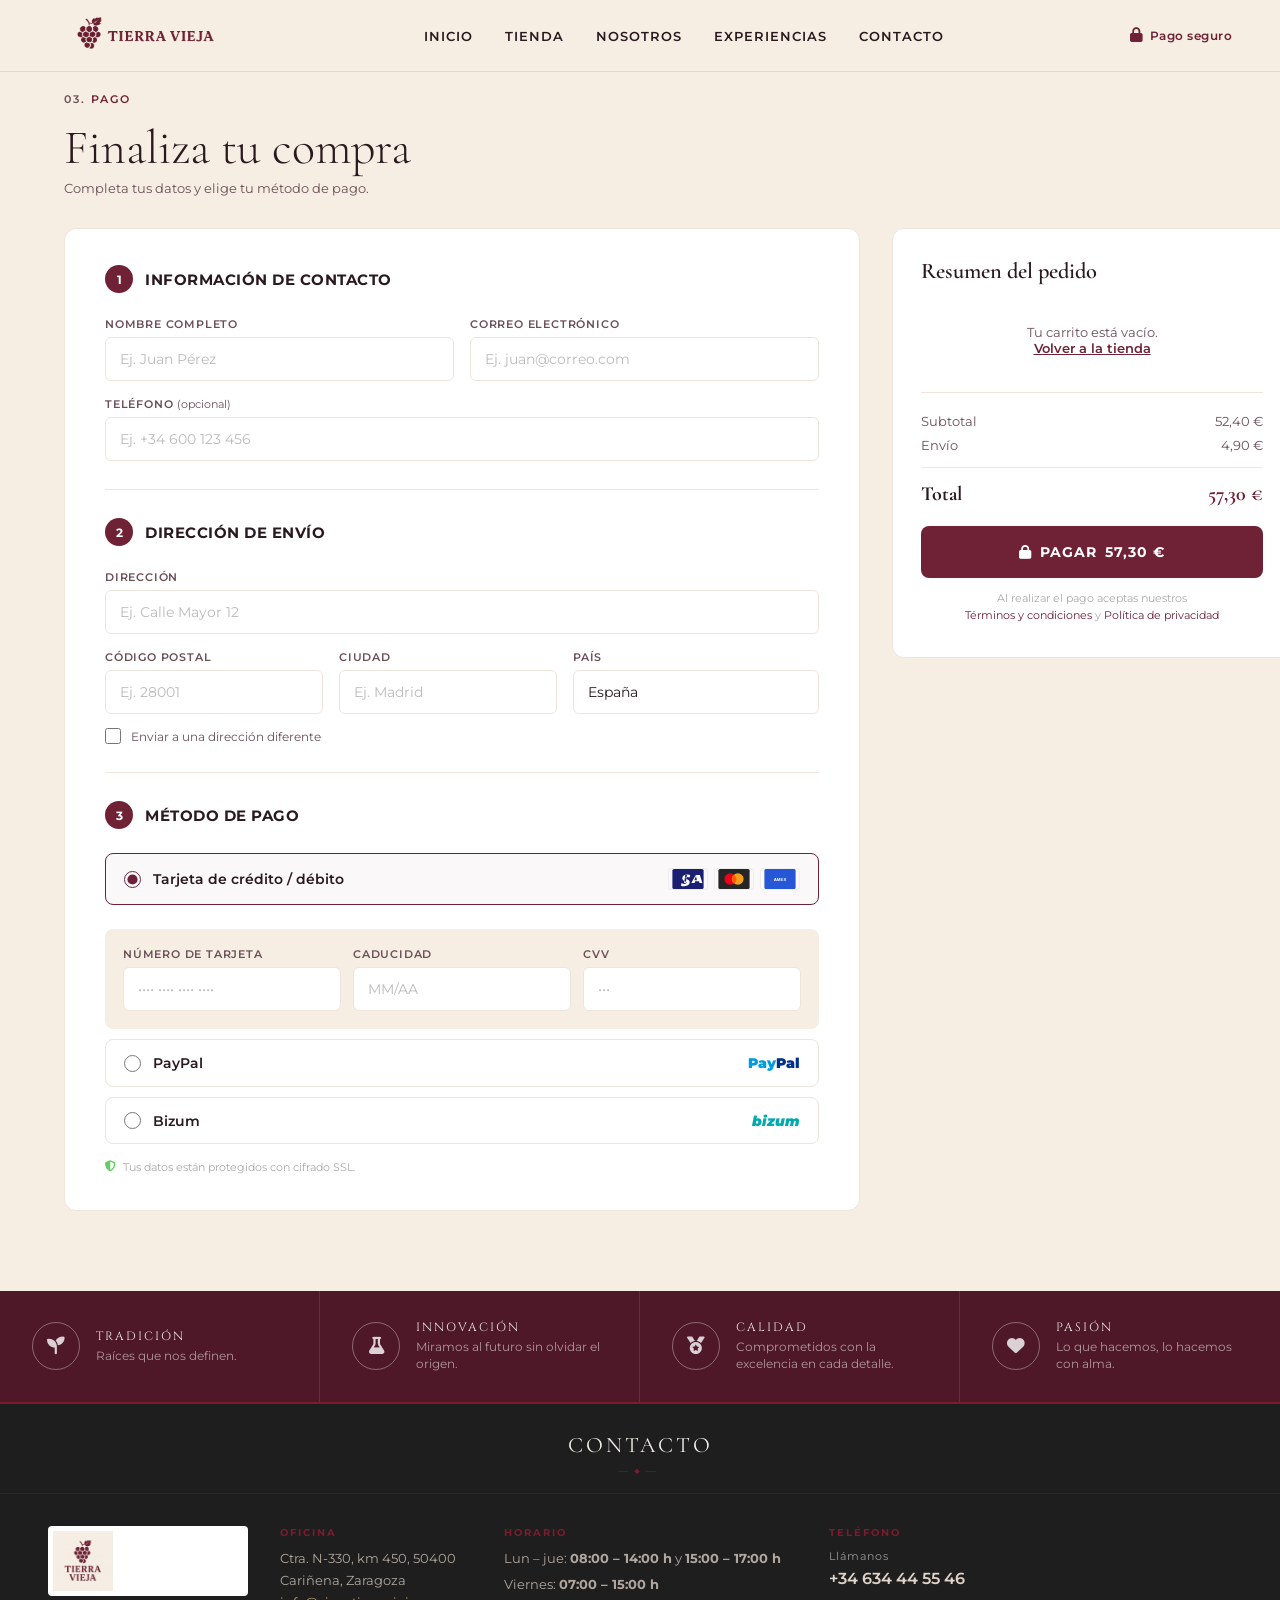
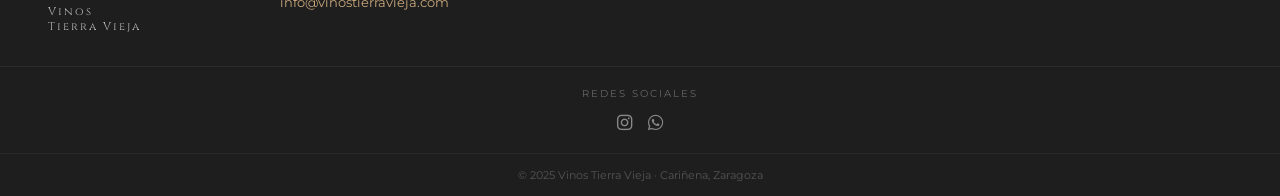
<file: Pago.html>
<!DOCTYPE html>
<html lang="es">
<head>
    <meta charset="UTF-8">
    <meta name="viewport" content="width=device-width, initial-scale=1.0">
    <title>Pago | Tierra Vieja</title>
    <link rel="icon" href="./css/img/logo-uva.png" type="image/png">
    <link rel="preconnect" href="https://fonts.googleapis.com">
    <link rel="preconnect" href="https://fonts.gstatic.com" crossorigin>
    <link href="https://fonts.googleapis.com/css2?family=Cinzel:wght@400;600;700&family=Cormorant+Garamond:ital,wght@0,300;0,400;0,600;1,400&family=Montserrat:wght@400;500;600&display=swap" rel="stylesheet">
    <link rel="stylesheet" href="https://cdnjs.cloudflare.com/ajax/libs/font-awesome/6.5.0/css/all.min.css">
    <script src="https://www.paypal.com/sdk/js?client-id=test&currency=EUR"></script>
    <style>
        /* ===== RESET & BASE ===== */
        *, *::before, *::after { margin: 0; padding: 0; box-sizing: border-box; }

        :root {
            --vino:      #6f2236;
            --vino-dark: #4e1828;
            --vino-mid:  #7a1c2e;
            --crema:     #f6eee3;
            --arena:     #eee4db;
            --arena-mid: #ddd0c4;
            --texto:     #2a1a1f;
            --texto-mid: #6b4f58;
            --blanco:    #ffffff;
            --sombra:    rgba(111,34,54,0.10);
        }

        body {
            font-family: 'Montserrat', sans-serif;
            background-color: var(--crema);
            color: var(--texto);
            min-height: 100vh;
        }

        /* ===== LOADER ===== */
        #loader-overlay {
            position: fixed; inset: 0;
            background: var(--crema);
            display: flex; flex-direction: column;
            align-items: center; justify-content: center;
            z-index: 9999;
            transition: opacity .5s ease, visibility .5s;
        }
        .loader-spinner {
            width: 44px; height: 44px;
            border: 3px solid var(--arena);
            border-top-color: var(--vino);
            border-radius: 50%;
            animation: spin 1s linear infinite;
        }
        .loader-text {
            margin-top: 14px;
            font-family: 'Cinzel', serif;
            font-size: .7rem;
            letter-spacing: 3px;
            color: var(--vino);
            text-transform: uppercase;
            animation: pulse-txt 1.5s infinite;
        }
        @keyframes spin { to { transform: rotate(360deg); } }
        @keyframes pulse-txt { 0%,100% { opacity:1; } 50% { opacity:.4; } }

        /* ===== NAV ===== */
        .navbar {
            position: fixed; top: 0; left: 0; right: 0;
            height: 72px;
            background: var(--crema);
            border-bottom: 1px solid rgba(111,34,54,.12);
            display: flex; align-items: center; justify-content: space-between;
            padding: 0 48px;
            z-index: 1000;
        }
        .logo_nav img { width: 190px; object-fit: contain; }
        .navbar ul { list-style: none; display: flex; gap: 32px; }
        .navbar ul li a {
            font-family: 'Montserrat', sans-serif;
            font-size: .82rem; font-weight: 600;
            letter-spacing: 1px; text-transform: uppercase;
            color: var(--texto); text-decoration: none;
            position: relative; padding-bottom: 4px;
            transition: color .25s;
        }
        .navbar ul li a::after {
            content: ''; position: absolute; bottom: 0; left: 0;
            width: 0; height: 1.5px;
            background: var(--vino);
            transition: width .25s;
        }
        .navbar ul li a:hover, .navbar ul li a.active { color: var(--vino); }
        .navbar ul li a:hover::after, .navbar ul li a.active::after { width: 100%; }

        .nav-badge {
            display: flex; align-items: center; gap: 6px;
            font-family: 'Montserrat', sans-serif;
            font-size: .75rem; font-weight: 600;
            color: var(--vino); letter-spacing: .5px;
        }
        .nav-badge i { font-size: .9rem; }

        /* ===== BREADCRUMB ===== */
        .breadcrumb {
            margin-top: 72px;
            padding: 20px 64px 0;
            font-family: 'Montserrat', sans-serif;
            font-size: .7rem; font-weight: 600;
            letter-spacing: 2px; text-transform: uppercase;
            color: var(--texto-mid);
        }
        .breadcrumb span { color: var(--vino); }

        /* ===== PAGE TITLE ===== */
        .page-header {
            padding: 18px 64px 32px;
        }
        .page-header h1 {
            font-family: 'Cormorant Garamond', serif;
            font-size: 3rem; font-weight: 300;
            color: var(--texto);
            line-height: 1;
        }
        .page-header p {
            margin-top: 8px;
            font-size: .82rem; color: var(--texto-mid);
        }

        /* ===== MAIN LAYOUT ===== */
        .checkout-layout {
            display: grid;
            grid-template-columns: 1fr 400px;
            gap: 32px;
            padding: 0 64px 80px;
            max-width: 1300px;
            margin: 0 auto;
        }

        /* ===== FORM CARD ===== */
        .form-card {
            background: var(--blanco);
            border: 1px solid var(--arena);
            border-radius: 12px;
            padding: 36px 40px;
        }

        /* Step headers */
        .step-header {
            display: flex; align-items: center; gap: 12px;
            margin-bottom: 24px;
        }
        .step-num {
            width: 28px; height: 28px;
            background: var(--vino);
            border-radius: 50%;
            display: flex; align-items: center; justify-content: center;
            font-family: 'Montserrat', sans-serif;
            font-size: .75rem; font-weight: 700;
            color: #fff; flex-shrink: 0;
        }
        .step-title {
            font-family: 'Montserrat', sans-serif;
            font-size: .95rem; font-weight: 700;
            letter-spacing: .5px;
            color: var(--texto);
            text-transform: uppercase;
        }

        .section-divider {
            border: none;
            border-top: 1px solid var(--arena);
            margin: 28px 0;
        }

        /* ===== INPUTS ===== */
        .field-row { display: grid; grid-template-columns: 1fr 1fr; gap: 16px; }
        .field-row.triple { grid-template-columns: 1fr 1fr 1.2fr; }
        .field-full { margin-top: 16px; }

        .field { display: flex; flex-direction: column; gap: 6px; }
        .field label {
            font-size: .7rem; font-weight: 600;
            letter-spacing: .8px; text-transform: uppercase;
            color: var(--texto-mid);
        }
        .field input, .field select {
            height: 44px;
            border: 1px solid var(--arena);
            border-radius: 6px;
            padding: 0 14px;
            font-family: 'Montserrat', sans-serif;
            font-size: .85rem;
            color: var(--texto);
            background: #fff;
            transition: border-color .2s, box-shadow .2s;
            -webkit-appearance: none;
        }
        .field input::placeholder { color: #bbb; }
        .field input:focus, .field select:focus {
            outline: none;
            border-color: var(--vino);
            box-shadow: 0 0 0 3px rgba(111,34,54,.08);
        }

        .checkbox-row {
            display: flex; align-items: center; gap: 10px;
            margin-top: 14px;
        }
        .checkbox-row input[type="checkbox"] {
            width: 16px; height: 16px;
            accent-color: var(--vino); cursor: pointer;
            flex-shrink: 0;
        }
        .checkbox-row label {
            font-size: .78rem; color: var(--texto-mid); cursor: pointer;
        }

        /* ===== PAYMENT OPTIONS ===== */
        .payment-options { display: flex; flex-direction: column; gap: 10px; }

        .payment-option {
            display: flex; align-items: center;
            border: 1.5px solid var(--arena);
            border-radius: 8px;
            padding: 14px 18px;
            cursor: pointer;
            transition: border-color .2s, background .2s;
        }
        .payment-option:hover { border-color: var(--arena-mid); }
        .payment-option.selected {
            border-color: var(--vino);
            background: rgba(111,34,54,.03);
        }

        .payment-option input[type="radio"] {
            accent-color: var(--vino);
            width: 17px; height: 17px;
            flex-shrink: 0;
        }

        .payment-label {
            flex: 1;
            padding-left: 12px;
            font-size: .85rem; font-weight: 600;
            color: var(--texto);
        }

        .payment-logos { display: flex; align-items: center; gap: 6px; }
        .card-logo {
            height: 22px; border-radius: 3px;
            border: 1px solid #eee;
        }
        .bizum-logo {
            font-size: .85rem; font-weight: 900;
            color: #00AAAD; font-style: italic;
        }
        .paypal-logo { color: #003087; font-weight: 900; font-size: .9rem; }

        /* Card detail fields */
        #card-fields {
            margin-top: 14px;
            padding: 18px;
            background: var(--crema);
            border-radius: 8px;
            display: none;
        }
        #card-fields.visible { display: block; }
        .card-field-row { display: grid; grid-template-columns: 2fr 1fr 1fr; gap: 12px; }

        .ssl-note {
            display: flex; align-items: center; gap: 7px;
            margin-top: 16px;
            font-size: .7rem; color: #aaa;
        }
        .ssl-note i { color: #6c6; }

        /* ===== ORDER SUMMARY ===== */
        .summary-card {
            background: var(--blanco);
            border: 1px solid var(--arena);
            border-radius: 12px;
            padding: 28px 28px 32px;
            position: sticky;
            top: 90px;
            align-self: start;
        }
        .summary-title {
            font-family: 'Cormorant Garamond', serif;
            font-size: 1.4rem; font-weight: 600;
            color: var(--texto);
            margin-bottom: 24px;
        }

        .order-items { display: flex; flex-direction: column; gap: 18px; }

        .order-item {
            display: flex; align-items: center; gap: 14px;
        }
        .order-item-img {
            width: 52px; height: 64px;
            border-radius: 4px;
            background: var(--arena);
            flex-shrink: 0;
            display: flex; align-items: center; justify-content: center;
            font-size: 1.4rem;
            overflow: hidden;
        }
        .order-item-img img {
            width: 100%; height: 100%;
            object-fit: contain;
            display: block;
        }
        .order-item-info { flex: 1; }
        .order-item-name {
            font-size: .83rem; font-weight: 600;
            color: var(--texto); line-height: 1.3;
        }
        .order-item-qty {
            font-size: .72rem; color: var(--texto-mid);
            margin-top: 2px;
        }
        .order-item-price {
            font-size: .9rem; font-weight: 700;
            color: var(--texto); white-space: nowrap;
        }

        .summary-divider {
            border: none; border-top: 1px solid var(--arena);
            margin: 20px 0;
        }

        .summary-row {
            display: flex; justify-content: space-between;
            font-size: .82rem; color: var(--texto-mid);
            margin-bottom: 8px;
        }
        .summary-row.total {
            font-family: 'Cormorant Garamond', serif;
            font-size: 1.25rem; font-weight: 700;
            color: var(--texto);
            margin-bottom: 0;
        }
        .summary-row.total span:last-child { color: var(--vino); }

        /* ===== PAY BUTTON ===== */
        .btn-pay {
            width: 100%;
            margin-top: 20px;
            background: var(--vino);
            color: #fff;
            border: none;
            border-radius: 8px;
            height: 52px;
            font-family: 'Montserrat', sans-serif;
            font-size: .88rem; font-weight: 700;
            letter-spacing: 1px; text-transform: uppercase;
            cursor: pointer;
            display: flex; align-items: center; justify-content: center; gap: 8px;
            transition: background .25s, transform .15s;
        }
        .btn-pay:hover { background: var(--vino-dark); transform: translateY(-1px); }
        .btn-pay:active { transform: translateY(0); }

        .legal-note {
            margin-top: 12px;
            text-align: center;
            font-size: .68rem; color: #aaa; line-height: 1.6;
        }
        .legal-note a { color: var(--vino); text-decoration: none; }
        .legal-note a:hover { text-decoration: underline; }

        /* ===== SUCCESS MSG ===== */
        #success-msg {
            display: none;
            margin-top: 16px;
            background: #e8f5ee;
            border: 1px solid #c3dfc9;
            color: #2d7a50;
            border-radius: 8px;
            padding: 14px;
            text-align: center;
            font-weight: 600;
            font-size: .85rem;
        }

        /* ===== FOOTER ===== */
        .ftv {
            background-color: #1e1e1e;
            color: #e8e0d5;
            font-family: 'Montserrat', sans-serif;
            font-size: 13px;
            border-top: 2px solid #7a1c2e;
        }
        .ftv-top {
            text-align: center;
            padding: 28px 0 16px;
            border-bottom: 1px solid rgba(255,255,255,.06);
        }
        .ftv-top::after {
            content: '—◆—';
            display: block;
            color: var(--vino-mid);
            font-size: 10px;
            letter-spacing: 6px;
            margin-top: 6px;
        }
        .ftv-contact-title {
            font-family: 'Cormorant Garamond', serif;
            font-size: 22px; font-weight: 400;
            letter-spacing: 3px; text-transform: uppercase;
            color: #f0ece6;
        }
        .ftv-body {
            display: grid;
            grid-template-columns: 200px 1fr;
            padding: 32px 48px;
            gap: 32px;
            border-bottom: 1px solid rgba(255,255,255,.06);
        }
        .ftv-logo-col { display: flex; flex-direction: column; gap: 8px; }
        .ftv-logo-wrap { background: #fff; border-radius: 4px; padding: 5px; display: inline-flex; }
        .ftv-logo-img { width: 60px; }
        .ftv-winery-name { font-family: 'Cinzel', serif; font-size: 11px; letter-spacing: 2px; color: #bbb; }
        .ftv-cols { display: flex; gap: 48px; flex-wrap: wrap; }
        .ftv-col h3 { font-size: 10px; letter-spacing: 2px; text-transform: uppercase; color: var(--vino-mid); margin-bottom: 8px; font-weight: 700; }
        .ftv-col p { color: #b0a8a0; line-height: 1.7; }
        .ftv-email { color: #c9a87c; text-decoration: none; }
        .ftv-social { display: flex; flex-direction: column; align-items: center; gap: 12px; padding: 20px; }
        .ftv-social-title { font-size: 10px; letter-spacing: 2px; text-transform: uppercase; color: #666; }
        .ftv-icons { display: flex; gap: 16px; }
        .ftv-icon-link { color: #888; font-size: 1.1rem; transition: color .2s; }
        .ftv-icon-link:hover { color: var(--vino-mid); }
        .ftv-bottom-bar { text-align: center; padding: 14px; font-size: 11px; color: #555; border-top: 1px solid rgba(255,255,255,.05); }

        /* ===== VALUES STRIP (from mockup bottom) ===== */
        .values-strip {
            background: var(--vino-dark);
            display: grid;
            grid-template-columns: repeat(4, 1fr);
        }
        .value-item {
            display: flex; align-items: center; gap: 16px;
            padding: 28px 32px;
            border-right: 1px solid rgba(255,255,255,.1);
        }
        .value-item:last-child { border-right: none; }
        .value-icon {
            width: 48px; height: 48px; flex-shrink: 0;
            border: 1.5px solid rgba(255,255,255,.35);
            border-radius: 50%;
            display: flex; align-items: center; justify-content: center;
            color: rgba(255,255,255,.8);
            font-size: 1.1rem;
        }
        .value-name {
            font-family: 'Cinzel', serif;
            font-size: .75rem; letter-spacing: 2px;
            text-transform: uppercase; color: #f0ece6;
            margin-bottom: 4px;
        }
        .value-desc { font-size: .72rem; color: rgba(255,255,255,.55); line-height: 1.5; }

        /* ===== RESPONSIVE ===== */
        @media (max-width: 960px) {
            .checkout-layout { grid-template-columns: 1fr; padding: 0 24px 64px; }
            .summary-card { position: static; }
            .page-header, .breadcrumb { padding-left: 24px; padding-right: 24px; }
            .values-strip { grid-template-columns: 1fr 1fr; }
            .navbar { padding: 0 24px; }
            .navbar ul { display: none; }
        }
    </style>
</head>
<body>

<!-- LOADER -->
<div id="loader-overlay">
    <div class="loader-spinner"></div>
    <div class="loader-text"><i class="fa-solid fa-lock" style="margin-right:6px;font-size:.75rem"></i>Pago Seguro</div>
</div>

<!-- NAV -->
<nav class="navbar">
    <div class="logo_nav">
        <a href="index.html"><img src="./css/img/Logo-alargado.png" alt="Vinos Tierra Vieja"></a>
    </div>
    <ul>
        <li><a href="index.html">Inicio</a></li>
        <li><a href="Tienda.html">Tienda</a></li>
        <li><a href="bodega.html">Nosotros</a></li>
        <li><a href="#">Experiencias</a></li>
        <li><a href="#">Contacto</a></li>
    </ul>
    <div class="nav-badge">
        <i class="fa-solid fa-lock"></i> Pago seguro
    </div>
</nav>

<!-- BREADCRUMB -->
<div class="breadcrumb">03. <span>Pago</span></div>

<!-- PAGE HEADER -->
<div class="page-header">
    <h1>Finaliza tu compra</h1>
    <p>Completa tus datos y elige tu método de pago.</p>
</div>

<!-- CHECKOUT LAYOUT -->
<div class="checkout-layout">

    <!-- ===== LEFT: FORM ===== -->
    <div class="form-card">

        <!-- STEP 1: Contacto -->
        <div class="step-header">
            <div class="step-num">1</div>
            <div class="step-title">Información de contacto</div>
        </div>

        <div class="field-row">
            <div class="field">
                <label>Nombre completo</label>
                <input type="text" id="nombre" placeholder="Ej. Juan Pérez">
            </div>
            <div class="field">
                <label>Correo electrónico</label>
                <input type="email" id="email" placeholder="Ej. juan@correo.com">
            </div>
        </div>
        <div class="field-full field" style="margin-top:16px">
            <label>Teléfono <span style="font-weight:400;text-transform:none;letter-spacing:0">(opcional)</span></label>
            <input type="tel" id="telefono" placeholder="Ej. +34 600 123 456">
        </div>

        <hr class="section-divider">

        <!-- STEP 2: Envío -->
        <div class="step-header">
            <div class="step-num">2</div>
            <div class="step-title">Dirección de envío</div>
        </div>

        <div class="field">
            <label>Dirección</label>
            <input type="text" id="direccion" placeholder="Ej. Calle Mayor 12">
        </div>

        <div class="field-row triple" style="margin-top:16px">
            <div class="field">
                <label>Código postal</label>
                <input type="text" id="cp" placeholder="Ej. 28001">
            </div>
            <div class="field">
                <label>Ciudad</label>
                <input type="text" id="ciudad" placeholder="Ej. Madrid">
            </div>
            <div class="field">
                <label>País</label>
                <select id="pais">
                    <option value="es" selected>España</option>
                    <option value="pt">Portugal</option>
                    <option value="fr">Francia</option>
                    <option value="de">Alemania</option>
                    <option value="it">Italia</option>
                </select>
            </div>
        </div>

        <div class="checkbox-row">
            <input type="checkbox" id="dir-diferente">
            <label for="dir-diferente">Enviar a una dirección diferente</label>
        </div>

        <hr class="section-divider">

        <!-- STEP 3: Pago -->
        <div class="step-header">
            <div class="step-num">3</div>
            <div class="step-title">Método de pago</div>
        </div>

        <div class="payment-options">
            <!-- Tarjeta -->
            <label class="payment-option selected" id="opt-card">
                <input type="radio" name="pago" value="card" checked onchange="selectPayment('card')">
                <span class="payment-label">Tarjeta de crédito / débito</span>
                <div class="payment-logos">
                    <!-- VISA SVG inline -->
                    <svg class="card-logo" viewBox="0 0 780 500" xmlns="http://www.w3.org/2000/svg" width="40" height="26">
                        <rect width="780" height="500" rx="40" fill="#1A1F71"/>
                        <path d="M293 348.3L321.8 152H364l-28.9 196.3H293zm152.8-198.2c-15.3-5.8-39.2-12-69.1-12-76.2 0-129.8 38.6-130.1 93.8-.4 40.8 38.1 63.5 67.2 77.1 29.8 13.9 39.8 22.8 39.7 35.2-.2 19-23.9 27.7-46 27.7-30.7 0-47-4.3-72.3-14.9l-9.9-4.5-10.8 63.4c17.9 7.9 51 14.8 85.4 15.2 80.6 0 132.9-38 133.4-97 .2-32.3-20.1-56.9-64.2-77.2-26.7-13.1-43.1-21.9-42.9-35.2.1-11.8 13.8-24.3 43.7-24.3 24.9-.4 42.9 5 56.9 10.7l6.8 3.2 10.2-59.2zm198.7-1.1H604c-13.8 0-24 3.8-30.1 17.7L473 348.3h80.6s13.2-34.8 16.2-42.4c8.8 0 87.3.1 98.4.1 2.3 9.8 9.3 42.3 9.3 42.3h71.3l-62.2-196.3h-12zm-94.4 130.7c6.3-16.2 30.5-79 30.5-79-.4.7 6.3-16.3 10.1-26.9l5.2 24.3s14.7 67.6 17.8 81.6H550.1z" fill="#fff"/>
                    </svg>
                    <!-- Mastercard SVG inline -->
                    <svg class="card-logo" viewBox="0 0 780 500" xmlns="http://www.w3.org/2000/svg" width="40" height="26">
                        <rect width="780" height="500" rx="40" fill="#252525"/>
                        <circle cx="295" cy="250" r="145" fill="#EB001B"/>
                        <circle cx="485" cy="250" r="145" fill="#F79E1B"/>
                        <path d="M390 141.8c35.6 27.1 58.7 68.9 58.7 113.2s-23.1 86.1-58.7 113.2c-35.6-27.1-58.7-68.9-58.7-113.2s23.1-86.1 58.7-113.2z" fill="#FF5F00"/>
                    </svg>
                    <!-- Amex simplified -->
                    <svg class="card-logo" viewBox="0 0 780 500" xmlns="http://www.w3.org/2000/svg" width="40" height="26">
                        <rect width="780" height="500" rx="40" fill="#2557D6"/>
                        <text x="390" y="290" font-family="Arial" font-size="110" font-weight="bold" fill="white" text-anchor="middle">AMEX</text>
                    </svg>
                </div>
            </label>

            <!-- Card fields -->
            <div id="card-fields" class="visible">
                <div class="card-field-row">
                    <div class="field">
                        <label>Número de tarjeta</label>
                        <input type="text" id="card-num" placeholder="•••• •••• •••• ••••" maxlength="19">
                    </div>
                    <div class="field">
                        <label>Caducidad</label>
                        <input type="text" id="card-date" placeholder="MM/AA" maxlength="5">
                    </div>
                    <div class="field">
                        <label>CVV</label>
                        <input type="text" id="card-cvv" placeholder="•••" maxlength="4">
                    </div>
                </div>
            </div>

            <!-- PayPal -->
            <label class="payment-option" id="opt-paypal">
                <input type="radio" name="pago" value="paypal" onchange="selectPayment('paypal')">
                <span class="payment-label">PayPal</span>
                <div class="payment-logos">
                    <span class="paypal-logo"><span style="color:#009cde">Pay</span><span style="color:#003087">Pal</span></span>
                </div>
            </label>

            <!-- Bizum -->
            <label class="payment-option" id="opt-bizum">
                <input type="radio" name="pago" value="bizum" onchange="selectPayment('bizum')">
                <span class="payment-label">Bizum</span>
                <div class="payment-logos">
                    <span class="bizum-logo">bizum</span>
                </div>
            </label>
        </div>

        <!-- PayPal container (hidden by default) -->
        <div id="paypal-button-container" style="margin-top:14px; display:none;"></div>

        <!-- Bizum container (hidden by default) -->
        <div id="bizum-fields" style="display:none; margin-top:14px;">
            <div style="background:var(--crema); border-radius:8px; padding:18px;">
                <div class="field">
                    <label>Teléfono Bizum</label>
                    <div style="display:flex; gap:10px; align-items:center;">
                        <select id="bizum-prefix" style="width:90px; height:44px; border:1px solid var(--arena); border-radius:6px; padding:0 8px; font-family:'Montserrat',sans-serif; font-size:.85rem; background:#fff; flex-shrink:0;">
                            <option value="+34">🇪🇸 +34</option>
                            <option value="+351">🇵🇹 +351</option>
                        </select>
                        <input type="tel" id="bizum-phone" placeholder="600 123 456" maxlength="9"
                            style="flex:1; height:44px; border:1px solid var(--arena); border-radius:6px; padding:0 14px; font-family:'Montserrat',sans-serif; font-size:.85rem; transition:border-color .2s, box-shadow .2s;">
                    </div>
                    <span id="bizum-phone-error" style="display:none; color:#c0392b; font-size:.7rem; margin-top:4px;">Introduce un número de teléfono válido (9 dígitos).</span>
                </div>
                <p style="margin-top:10px; font-size:.7rem; color:var(--texto-mid); line-height:1.6;">
                    <i class="fa-solid fa-circle-info" style="color:var(--vino);margin-right:4px;"></i>
                    Recibirás una notificación en tu app bancaria para confirmar el pago de <strong id="bizum-total-label">—</strong>.
                </p>
            </div>
        </div>

        <div class="ssl-note">
            <i class="fa-solid fa-shield-halved"></i>
            Tus datos están protegidos con cifrado SSL.
        </div>

        <div id="success-msg">
            ✅ ¡Operación válida! Tu pedido está en camino.
        </div>

    </div><!-- /form-card -->

    <!-- ===== RIGHT: SUMMARY ===== -->
    <aside class="summary-card">
        <div class="summary-title">Resumen del pedido</div>

        <div class="order-items" id="order-items">
            <!-- Rellenado dinámicamente desde localStorage (carritoItems) -->
        </div>

        <hr class="summary-divider">

        <div class="summary-row">
            <span>Subtotal</span>
            <span id="subtotal">52,40 €</span>
        </div>
        <div class="summary-row">
            <span>Envío</span>
            <span>4,90 €</span>
        </div>

        <hr class="summary-divider" style="margin:14px 0">

        <div class="summary-row total">
            <span>Total</span>
            <span id="total-display">57,30 €</span>
        </div>

        <button class="btn-pay" id="btn-pago" onclick="procesarPago()">
            <i class="fa-solid fa-lock"></i>
            Pagar <span id="total-btn">57,30 €</span>
        </button>

        <p class="legal-note">
            Al realizar el pago aceptas nuestros<br>
            <a href="#">Términos y condiciones</a> y <a href="#">Política de privacidad</a>
        </p>
    </aside>

</div><!-- /checkout-layout -->

<!-- VALUES STRIP -->
<div class="values-strip">
    <div class="value-item">
        <div class="value-icon"><i class="fa-solid fa-seedling"></i></div>
        <div>
            <div class="value-name">Tradición</div>
            <div class="value-desc">Raíces que nos definen.</div>
        </div>
    </div>
    <div class="value-item">
        <div class="value-icon"><i class="fa-solid fa-flask"></i></div>
        <div>
            <div class="value-name">Innovación</div>
            <div class="value-desc">Miramos al futuro sin olvidar el origen.</div>
        </div>
    </div>
    <div class="value-item">
        <div class="value-icon"><i class="fa-solid fa-medal"></i></div>
        <div>
            <div class="value-name">Calidad</div>
            <div class="value-desc">Comprometidos con la excelencia en cada detalle.</div>
        </div>
    </div>
    <div class="value-item">
        <div class="value-icon"><i class="fa-solid fa-heart"></i></div>
        <div>
            <div class="value-name">Pasión</div>
            <div class="value-desc">Lo que hacemos, lo hacemos con alma.</div>
        </div>
    </div>
</div>

<!-- FOOTER -->
<footer class="ftv">
    <div class="ftv-top">
        <h2 class="ftv-contact-title">Contacto</h2>
    </div>
    <div class="ftv-body">
        <div class="ftv-logo-col">
            <div class="ftv-logo-wrap">
                <img src="./css/img/logotipo.png" alt="Vinos Tierra Vieja" class="ftv-logo-img">
            </div>
            <p class="ftv-winery-name">Vinos<br>Tierra Vieja</p>
        </div>
        <div class="ftv-cols">
            <div class="ftv-col">
                <h3>Oficina</h3>
                <p>Ctra. N-330, km 450, 50400</p>
                <p>Cariñena, Zaragoza</p>
                <p><a href="mailto:info@vinostierravieja.com" class="ftv-email">info@vinostierravieja.com</a></p>
            </div>
            <div class="ftv-col">
                <h3>Horario</h3>
                <p>Lun – jue: <strong>08:00 – 14:00 h</strong> y <strong>15:00 – 17:00 h</strong></p>
                <p style="margin-top:4px">Viernes: <strong>07:00 – 15:00 h</strong></p>
            </div>
            <div class="ftv-col">
                <h3>Teléfono</h3>
                <p style="color:#999;font-size:11px;letter-spacing:1px">Llámanos</p>
                <p style="font-size:1rem;font-weight:600;color:#e0d4c8">+34 634 44 55 46</p>
            </div>
        </div>
    </div>
    <div class="ftv-social">
        <p class="ftv-social-title">Redes Sociales</p>
        <div class="ftv-icons">
            <a href="https://www.instagram.com/vinostierravieja/" target="_blank" class="ftv-icon-link" aria-label="Instagram">
                <i class="fa-brands fa-instagram"></i>
            </a>
            <a href="https://wa.me/34634445546" target="_blank" class="ftv-icon-link" aria-label="WhatsApp">
                <i class="fa-brands fa-whatsapp"></i>
            </a>
        </div>
    </div>
    <div class="ftv-bottom-bar">© 2025 Vinos Tierra Vieja · Cariñena, Zaragoza</div>
</footer>

<script>
document.addEventListener('DOMContentLoaded', () => {

    /* --- LOADER --- */
    setTimeout(() => {
        const l = document.getElementById('loader-overlay');
        if (l) { l.style.opacity = '0'; l.style.visibility = 'hidden'; }
    }, 900);

    /* --- CARGAR CARRITO DESDE localStorage --- */
    const orderItemsContainer = document.getElementById('order-items');
    const subtotalEl  = document.getElementById('subtotal');
    const totalDisplay = document.getElementById('total-display');
    const totalBtn    = document.getElementById('total-btn');

    const ENVIO = 4.90;

    let items = [];
    try {
        const raw = localStorage.getItem('carritoItems');
        if (raw) items = JSON.parse(raw);
    } catch(e) { items = []; }

    if (items.length > 0) {
        orderItemsContainer.innerHTML = '';
        let subtotal = 0;

        items.forEach(item => {
            const precioUnit = parseFloat(item.precio.replace('€','').replace(',','.')) || 0;
            const precioTotal = (precioUnit * item.cantidad).toFixed(2).replace('.',',');
            subtotal += precioUnit * item.cantidad;

            const div = document.createElement('div');
            div.className = 'order-item';

            const imgContent = item.imagen
                ? `<img src="${item.imagen}" alt="${item.titulo}">`
                : '🍷';

            div.innerHTML = `
                <div class="order-item-img">${imgContent}</div>
                <div class="order-item-info">
                    <div class="order-item-name">${item.titulo}</div>
                    <div class="order-item-qty">Cantidad: ${item.cantidad}</div>
                </div>
                <div class="order-item-price">${precioTotal} €</div>
            `;
            orderItemsContainer.appendChild(div);
        });

        const total = (subtotal + ENVIO).toFixed(2);
        const fmt = (n) => n.toFixed(2).replace('.',',') + ' €';

        if (subtotalEl)   subtotalEl.textContent  = fmt(subtotal);
        if (totalDisplay) totalDisplay.textContent = fmt(parseFloat(total));
        if (totalBtn)     totalBtn.textContent     = fmt(parseFloat(total));

    } else {
        /* carrito vacío: mostrar aviso */
        orderItemsContainer.innerHTML = `
            <p style="color:var(--texto-mid);font-size:.82rem;text-align:center;padding:16px 0">
                Tu carrito está vacío.<br>
                <a href="Tienda.html" style="color:var(--vino);font-weight:600">Volver a la tienda</a>
            </p>`;

        /* Si al menos hay el total guardado, mostrarlo */
        const totalGuardado = localStorage.getItem('totalCompra');
        if (totalGuardado) {
            const fmt = parseFloat(totalGuardado).toFixed(2).replace('.',',') + ' €';
            if (totalDisplay) totalDisplay.textContent = fmt;
            if (totalBtn)     totalBtn.textContent     = fmt;
        }
    }

    /* --- CARD NUMBER mask --- */
    const cardNum = document.getElementById('card-num');
    if (cardNum) {
        cardNum.addEventListener('input', e => {
            let v = e.target.value.replace(/\s+/g,'').replace(/\D/g,'');
            let parts = [];
            for (let i = 0; i < v.length; i += 4) parts.push(v.substring(i, i+4));
            e.target.value = parts.join(' ');
        });
    }

    /* --- CARD DATE mask --- */
    const cardDate = document.getElementById('card-date');
    if (cardDate) {
        cardDate.addEventListener('input', e => {
            let v = e.target.value.replace(/\D/g,'');
            if (v.length >= 2) v = v.substring(0,2) + '/' + v.substring(2,4);
            e.target.value = v;
        });
    }

    /* --- CVV only digits --- */
    const cardCvv = document.getElementById('card-cvv');
    if (cardCvv) {
        cardCvv.addEventListener('input', e => {
            e.target.value = e.target.value.replace(/\D/g,'');
        });
    }

    /* --- PAYPAL --- */
    const paypalContainer = document.getElementById('paypal-button-container');
    if (paypalContainer && typeof paypal !== 'undefined') {
        paypal.Buttons({
            style: { layout: 'vertical', color: 'gold', shape: 'rect', label: 'paypal' },
            createOrder: (data, actions) => {
                const total = localStorage.getItem('totalCompra') || '57.30';
                return actions.order.create({ purchase_units: [{ amount: { value: total } }] });
            }
        }).render('#paypal-button-container');
    }
});

/* --- SELECT PAYMENT METHOD --- */
function selectPayment(method) {
    document.querySelectorAll('.payment-option').forEach(el => el.classList.remove('selected'));
    document.getElementById('opt-' + method).classList.add('selected');

    const cardFields      = document.getElementById('card-fields');
    const paypalContainer = document.getElementById('paypal-button-container');
    const bizumFields     = document.getElementById('bizum-fields');

    cardFields.style.display      = method === 'card'   ? 'block' : 'none';
    paypalContainer.style.display = method === 'paypal' ? 'block' : 'none';
    bizumFields.style.display     = method === 'bizum'  ? 'block' : 'none';

    // Actualiza el importe mostrado en el aviso de Bizum
    if (method === 'bizum') {
        const totalLabel = document.getElementById('bizum-total-label');
        if (totalLabel) totalLabel.textContent = document.getElementById('total-display').textContent;
    }
}

/* --- BIZUM: solo dígitos y formato --- */
document.addEventListener('DOMContentLoaded', () => {
    const bizumPhone = document.getElementById('bizum-phone');
    if (bizumPhone) {
        bizumPhone.addEventListener('input', e => {
            e.target.value = e.target.value.replace(/\D/g, '');
        });
        bizumPhone.addEventListener('focus', e => {
            e.target.style.borderColor = 'var(--vino)';
            e.target.style.boxShadow   = '0 0 0 3px rgba(111,34,54,.08)';
        });
        bizumPhone.addEventListener('blur', e => {
            e.target.style.borderColor = '';
            e.target.style.boxShadow   = '';
        });
    }
});

/* --- PROCESS PAYMENT --- */
function procesarPago() {
    const method  = document.querySelector('input[name="pago"]:checked').value;
    const btn     = document.getElementById('btn-pago');
    const success = document.getElementById('success-msg');

    // Validación campos comunes
    const nombre = document.getElementById('nombre').value.trim();
    const email  = document.getElementById('email').value.trim();
    const dir    = document.getElementById('direccion').value.trim();

    if (!nombre || !email || !dir) {
        alert('Por favor, completa todos los campos obligatorios.');
        return;
    }

    // Validación específica por método
    if (method === 'card') {
        const num = document.getElementById('card-num').value;
        if (num.replace(/\s/g,'').length < 16) {
            alert('Introduce un número de tarjeta válido.');
            return;
        }
    }

    if (method === 'bizum') {
        const phone     = document.getElementById('bizum-phone').value.trim();
        const errorEl   = document.getElementById('bizum-phone-error');
        const phoneEl   = document.getElementById('bizum-phone');

        if (phone.length !== 9 || !/^[6789]\d{8}$/.test(phone)) {
            errorEl.style.display = 'block';
            phoneEl.style.borderColor = '#c0392b';
            phoneEl.focus();
            return;
        }
        errorEl.style.display = 'none';
        phoneEl.style.borderColor = '';

        // Flujo Bizum: esperar confirmación simulada
        const prefix = document.getElementById('bizum-prefix').value;
        const total  = document.getElementById('total-display').textContent;
        btn.innerHTML = '<i class="fa-solid fa-spinner fa-spin"></i> Esperando confirmación Bizum...';
        btn.disabled = true;

        // En producción: aquí llamarías a tu backend/TPV para iniciar el cobro Bizum
        // bizumPagar({ telefono: prefix + phone, importe: total });
        setTimeout(() => {
            btn.innerHTML = '<i class="fa-solid fa-check"></i> Pago completado';
            success.style.display = 'block';
            localStorage.removeItem('totalCompra');
            localStorage.removeItem('carritoItems');
        }, 2200);
        return;
    }

    btn.innerHTML = '<i class="fa-solid fa-spinner fa-spin"></i> Procesando...';
    btn.disabled = true;

    setTimeout(() => {
        btn.innerHTML = '<i class="fa-solid fa-check"></i> Pago completado';
        success.style.display = 'block';
        localStorage.removeItem('totalCompra');
        localStorage.removeItem('carritoItems');
    }, 1500);
}
</script>

</body>
</html>
</file>
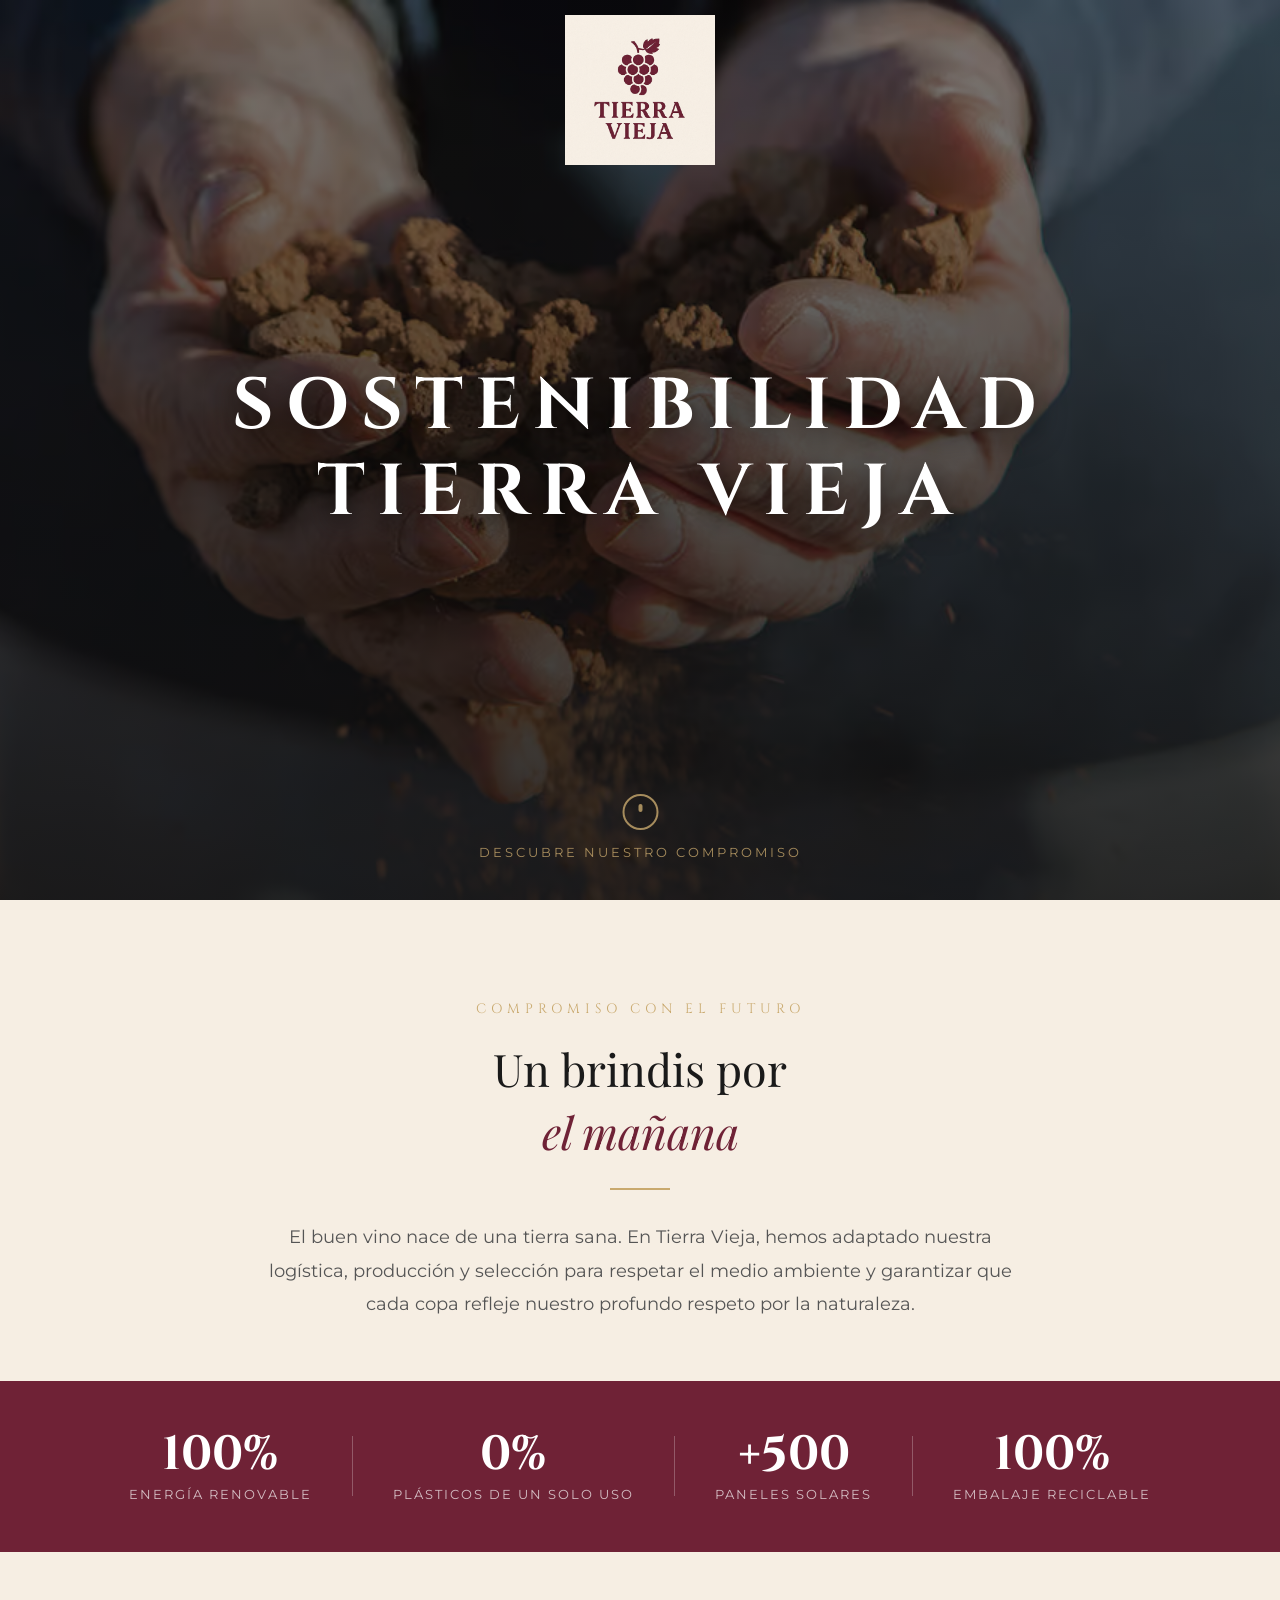
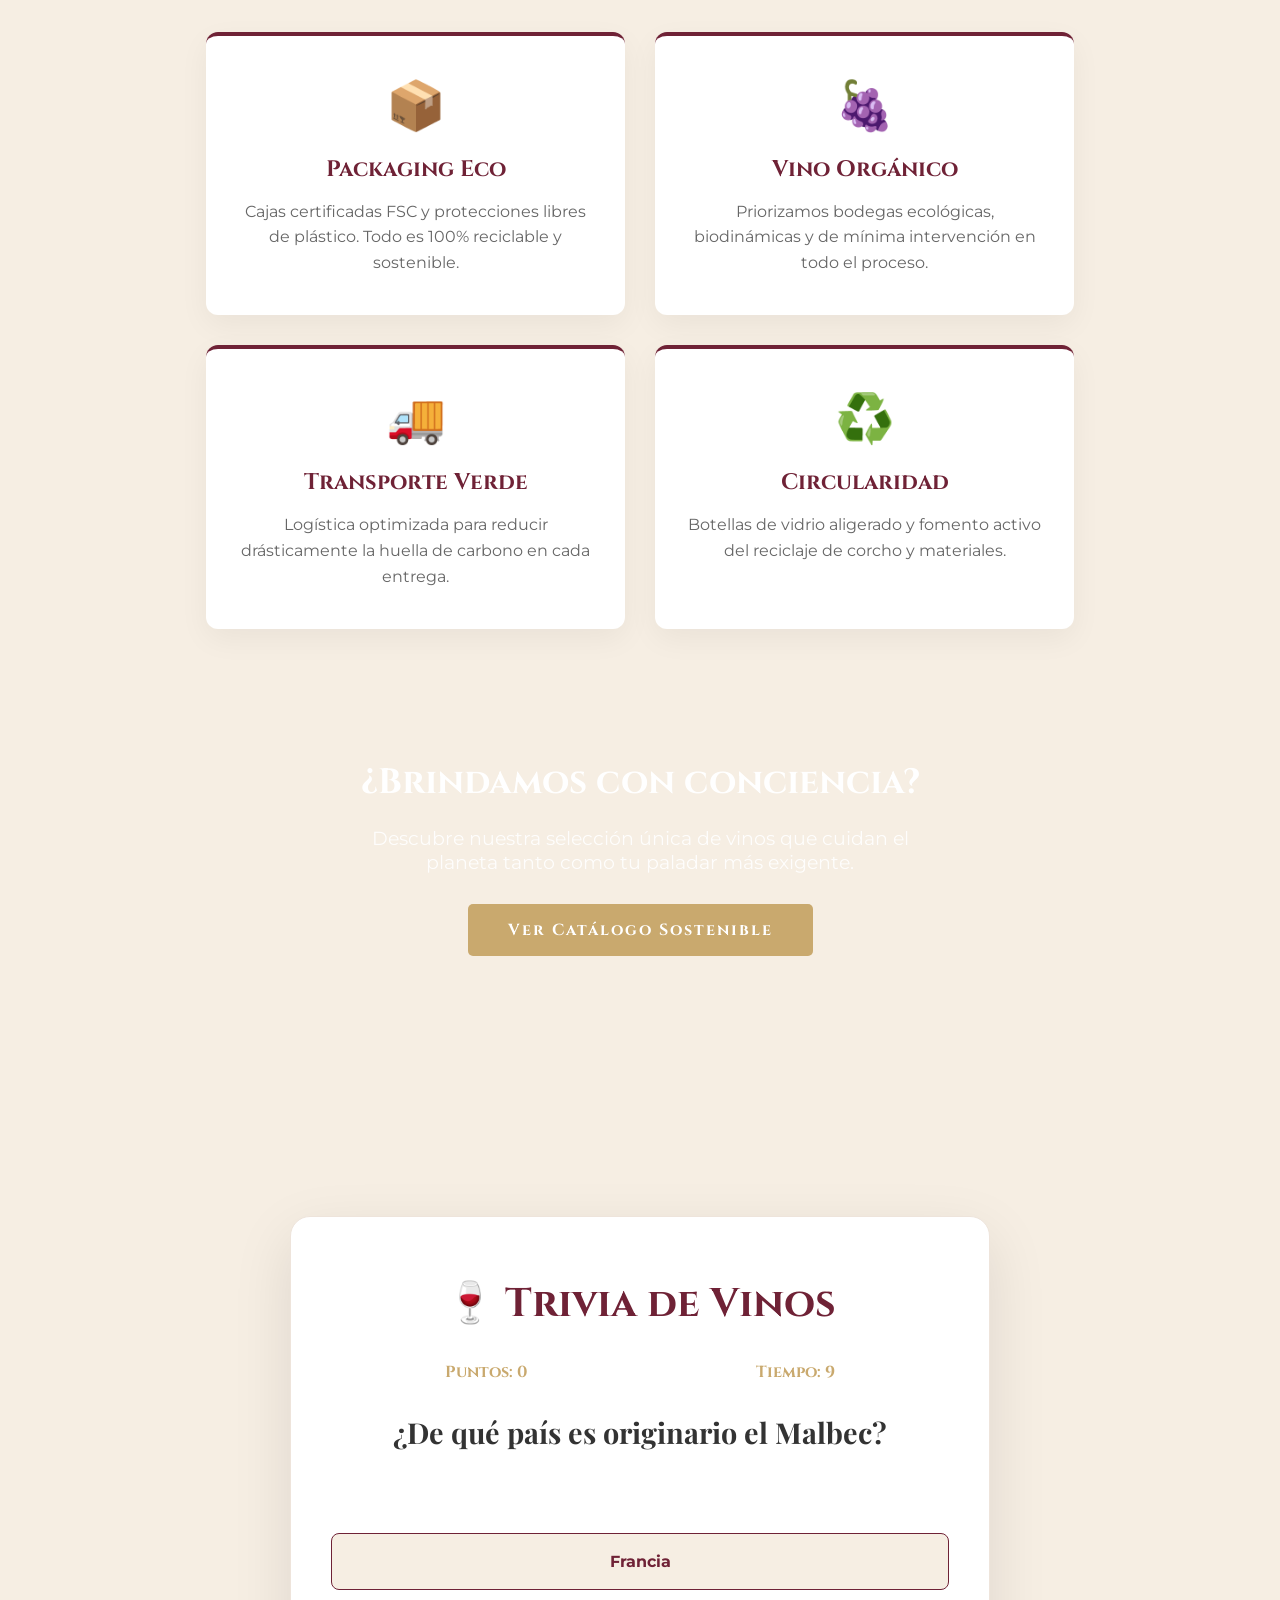
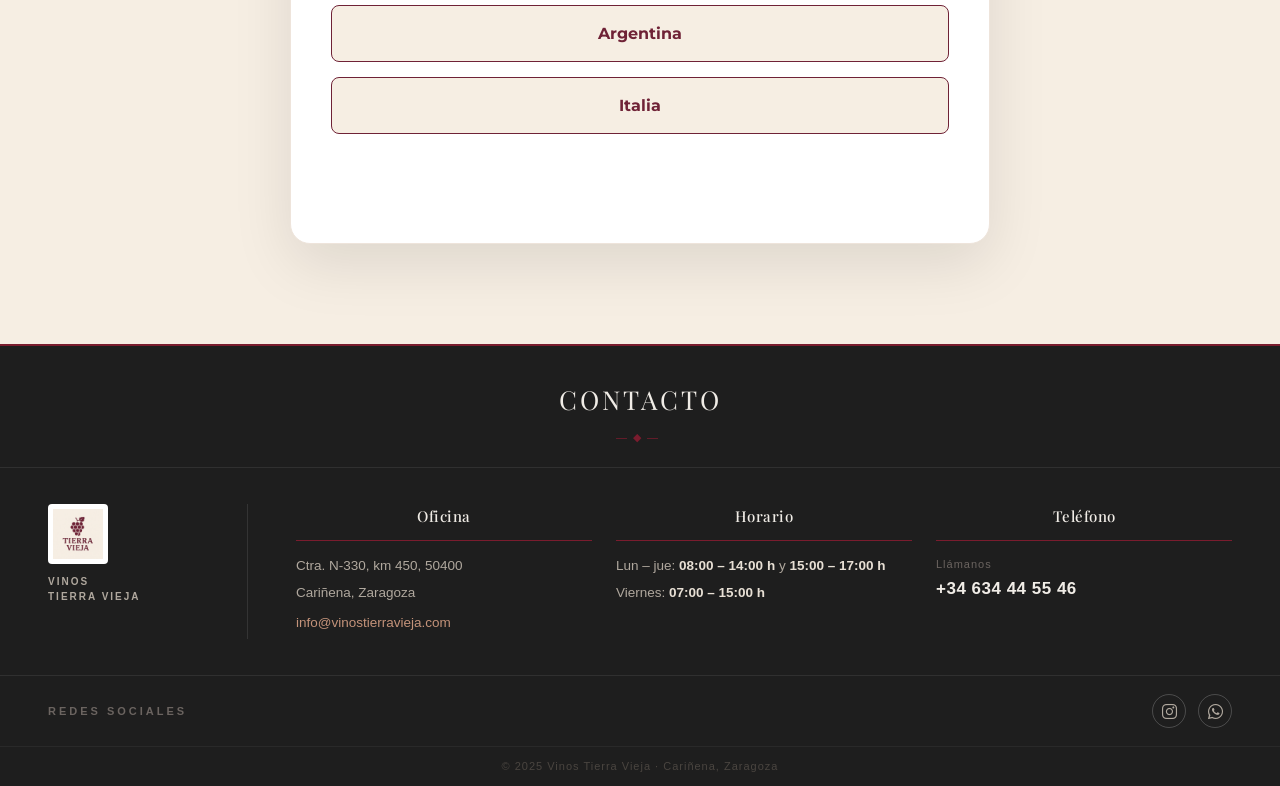
<file: sostenibilidad.html>
<!DOCTYPE html>
<html lang="es">

<head>
    <meta charset="UTF-8">
    <meta name="viewport" content="width=device-width, initial-scale=1.0">
    <title>Sostenibilidad | Tierra Vieja</title>
    <link rel="icon" href="./css/img/logo-uva.png" type="image/png">

    <link rel="stylesheet" href="./css/basic.css">
    <link rel="stylesheet" href="./css/sostenibilidad.css">
    <link rel="stylesheet" href="./css/Animaciones.css">
    <link rel="stylesheet" href="./css/responsive.css">
    <link rel="preconnect" href="https://fonts.googleapis.com">
    <link rel="preconnect" href="https://fonts.gstatic.com" crossorigin>
    <link href="https://fonts.googleapis.com/css2?family=Cinzel:wght@400;700&family=Playfair+Display:ital,wght@0,400;0,700;1,400&family=Montserrat:wght@300;400;600&display=swap" rel="stylesheet">
    <link rel="stylesheet" href="https://cdnjs.cloudflare.com/ajax/libs/font-awesome/6.5.0/css/all.min.css">
</head>
<script src="./Javascript/Hamburger.js"></script>
<body>

    <!-- HERO -->
    <section id="hero" class="hero sostenibilidad-hero">
        <div class="portada">
            <a href="index"><img id="logotipo" src="./css/img/logotipo.png" alt="Logotipo"></a>
            <h1>
                <span>SOSTENIBILIDAD</span>
                <span>TIERRA VIEJA</span>
            </h1>
        </div>
        <!-- Flecha decorativa animada -->
        <div class="scroll-indicator">
            <div class="mouse"></div>
            <p>Descubre Nuestro Compromiso</p>
        </div>
    </section>

    <!-- NAVBAR -->
    <nav class="navbar">
        <div class="logo_nav">
            <a href="index"><img src="./css/img/Logo-alargado.png" alt="Logotipo"></a>
        </div>
        <ul>
            <li><a href="index">Inicio</a></li>
            <li><a href="bodega">Bodega</a></li>
            <li><a href="Tienda">Tienda</a></li>
            <li><a href="viñedos">Viñedos</a></li>
            <li><a href="actualidad">Actualidad</a></li>
            <li><a href="sostenibilidad" class="active">Sostenibilidad</a></li>
        </ul>
    </nav>

    <!-- INTRO -->
    <section class="bodega-intro">
        <div class="intro-inner">
            <span class="intro-eyebrow">Compromiso con el Futuro</span>
            <h2 class="intro-titulo">Un brindis por<br><em>el mañana</em></h2>
            <div class="intro-linea"></div>
            <p class="intro-texto">El buen vino nace de una tierra sana. En Tierra Vieja, hemos adaptado nuestra
                logística, producción y selección para respetar el medio ambiente y garantizar que cada copa refleje
                nuestro profundo respeto por la naturaleza.</p>
        </div>
    </section>

    <!-- STATS BAR -->
    <div class="stats-bar">
        <div class="stat-item">
            <span class="stat-numero">100%</span>
            <span class="stat-label">Energía Renovable</span>
        </div>
        <div class="stat-separador"></div>
        <div class="stat-item">
            <span class="stat-numero">0%</span>
            <span class="stat-label">Plásticos de un solo uso</span>
        </div>
        <div class="stat-separador"></div>
        <div class="stat-item">
            <span class="stat-numero">+500</span>
            <span class="stat-label">Paneles Solares</span>
        </div>
        <div class="stat-separador"></div>
        <div class="stat-item">
            <span class="stat-numero">100%</span>
            <span class="stat-label">Embalaje Reciclable</span>
        </div>
    </div>

    <!-- PILARES -->
    <section class="seccion-sostenibilidad">
        <div class="sost-grid">
            <article class="sost-card">
                <span class="sost-icon">📦</span>
                <h3>Packaging Eco</h3>
                <p>Cajas certificadas FSC y protecciones libres de plástico. Todo es 100% reciclable y sostenible.</p>
            </article>

            <article class="sost-card">
                <span class="sost-icon">🍇</span>
                <h3>Vino Orgánico</h3>
                <p>Priorizamos bodegas ecológicas, biodinámicas y de mínima intervención en todo el proceso.</p>
            </article>

            <article class="sost-card">
                <span class="sost-icon">🚚</span>
                <h3>Transporte Verde</h3>
                <p>Logística optimizada para reducir drásticamente la huella de carbono en cada entrega.</p>
            </article>

            <article class="sost-card">
                <span class="sost-icon">♻️</span>
                <h3>Circularidad</h3>
                <p>Botellas de vidrio aligerado y fomento activo del reciclaje de corcho y materiales.</p>
            </article>
        </div>

        <!-- MANIFIESTO -->
        <div class="sost-manifesto">
            <h3>¿Brindamos con conciencia?</h3>
            <p>Descubre nuestra selección única de vinos que cuidan el planeta tanto como tu paladar más exigente.</p>
            <a href="Tienda" class="sost-btn">Ver Catálogo Sostenible</a>
        </div>
    </section>

    <!-- TRIVIA INTERACTIVA -->
    <section class="section-trivia">
        <div class="trivia-container">
            <h1>🍷 Trivia de Vinos</h1>

            <div id="info-panel">
                <p id="puntos">Puntos: 0</p>
                <p id="timer">Tiempo: 10</p>
            </div>

            <h2 id="pregunta">Cargando pregunta...</h2>

            <div class="btn-group" id="opciones-div"
                style="pointer-events: auto !important; position: relative; z-index: 100;">
                <button id="btn0" type="button" onclick="tv_resolver(0)">Opción 1</button>
                <button id="btn1" type="button" onclick="tv_resolver(1)">Opción 2</button>
                <button id="btn2" type="button" onclick="tv_resolver(2)">Opción 3</button>
            </div>

            <p id="resultado"></p>
            <button id="reiniciar-btn" onclick="window.tv_iniciar_partida()" style="display:none; margin: 30px auto; padding: 15px 30px; background-color: #6f2236; color: #fff; border: none; border-radius: 5px; font-family: 'Cinzel', serif; font-weight: 700; cursor: pointer;">
                🔁 Volver a jugar
            </button>
        </div>
    </section>

    <script src="./Javascript/Scroll.js"></script>

    <script>
        // --- Configuración y Datos ---
        var TV_TRIVIA = {
            preguntas: [
                { q: "¿De qué país es originario el Malbec?", o: ["Francia", "Argentina", "Italia"], a: 0 },
                { q: "¿Qué tipo de vino es el Cabernet Sauvignon?", o: ["Blanco", "Tinto", "Espumoso"], a: 1 },
                { q: "¿Qué significa que un vino sea reserva?", o: ["Más tiempo de crianza", "Más azúcar", "Más gas"], a: 0 },
                { q: "¿Qué color tiene un vino rosado?", o: ["Rosa", "Verde", "Amarillo"], a: 0 },
                { q: "¿Cuál es la bebida alcohólica que se hace de uvas?", o: ["Cerveza", "Vino", "Whisky"], a: 1 },
                { q: "¿El champán es un tipo de vino...", o: ["Espumoso", "Tinto", "Dulce"], a: 0 },
                { q: "¿Qué fruta se usa para hacer vino?", o: ["Manzana", "Uva", "Cereza"], a: 1 },
                { q: "¿Qué instrumento se usa para descorchar?", o: ["Sacacorchos", "Cuchillo", "Martillo"], a: 0 }
            ],
            puntos: 0,
            indice: 0,
            tiempo: 10,
            activo: false,
            intervalo: null
        };

        // --- Funciones de Juego ---
        function tv_iniciar_partida() {
            TV_TRIVIA.puntos = 0;
            TV_TRIVIA.indice = 0;
            TV_TRIVIA.activo = true;
            document.getElementById("puntos").innerText = "Puntos: 0";
            document.getElementById("opciones-div").style.display = "grid";
            document.getElementById("reiniciar-btn").style.display = "none";
            tv_cargar_pregunta();
        }

        function tv_cargar_pregunta() {
            if (TV_TRIVIA.indice >= TV_TRIVIA.preguntas.length) {
                tv_finalizar();
                return;
            }

            var p = TV_TRIVIA.preguntas[TV_TRIVIA.indice];
            document.getElementById("pregunta").innerText = p.q;
            document.getElementById("resultado").innerText = "";

            // Configurar botones
            for (var i = 0; i < 3; i++) {
                var btn = document.getElementById("btn" + i);
                btn.innerText = p.o[i];
                btn.className = ""; // Limpiar clases (remueve correcto/incorrecto)
            }

            TV_TRIVIA.tiempo = 10;
            document.getElementById("timer").innerText = "Tiempo: " + TV_TRIVIA.tiempo;
            TV_TRIVIA.activo = true;

            tv_iniciar_timer();
        }

        function tv_iniciar_timer() {
            clearInterval(TV_TRIVIA.intervalo);
            TV_TRIVIA.intervalo = setInterval(function () {
                if (!TV_TRIVIA.activo) return;
                TV_TRIVIA.tiempo--;
                document.getElementById("timer").innerText = "Tiempo: " + TV_TRIVIA.tiempo;
                if (TV_TRIVIA.tiempo <= 0) {
                    tv_resolver(-1); // Tiempo agotado
                }
            }, 1000);
        }

        function tv_resolver(eleccion) {
            if (!TV_TRIVIA.activo) return;
            TV_TRIVIA.activo = false;
            clearInterval(TV_TRIVIA.intervalo);

            var correcta = TV_TRIVIA.preguntas[TV_TRIVIA.indice].a;
            var feedback = document.getElementById("resultado");

            if (eleccion === correcta) {
                var ganancia = TV_TRIVIA.tiempo * 10;
                if (ganancia < 10) ganancia = 10; // Mínimo de puntos
                TV_TRIVIA.puntos += ganancia;
                feedback.innerText = "✅ ¡Correcto! +" + ganancia + " pts";
                document.getElementById("btn" + eleccion).classList.add("correcto");
            } else {
                feedback.innerText = (eleccion === -1) ? "⏰ ¡Tiempo agotado!" : "❌ Incorrecto";
                if (eleccion !== -1) {
                    document.getElementById("btn" + eleccion).classList.add("incorrecto");
                }
                document.getElementById("btn" + correcta).classList.add("correcto");
            }

            document.getElementById("puntos").innerText = "Puntos: " + TV_TRIVIA.puntos;

            setTimeout(function () {
                TV_TRIVIA.indice++;
                tv_cargar_pregunta();
            }, 1500);
        }

        function tv_finalizar() {
            TV_TRIVIA.activo = false;
            clearInterval(TV_TRIVIA.intervalo);
            document.getElementById("pregunta").innerText = "¡Enhorabuena!";
            document.getElementById("opciones-div").style.display = "none";
            document.getElementById("timer").innerText = "";
            document.getElementById("resultado").innerText = "Tu puntuación final: " + TV_TRIVIA.puntos;
            document.getElementById("reiniciar-btn").style.display = "block";
        }


        // --- Registro Global ---
        window.tv_resolver = tv_resolver;
        window.tv_iniciar_partida = tv_iniciar_partida;

        // --- Auto-inicio ---
        document.addEventListener("DOMContentLoaded", function() {
            tv_iniciar_partida();
        });

        // Fallback redundante
        window.addEventListener("load", function() {
            if (!TV_TRIVIA.activo && TV_TRIVIA.indice === 0) {
                tv_iniciar_partida();
            }
        });
    </script>

    <footer class="ftv">
        <div class="ftv-top">
            <h2 class="ftv-contact-title">Contacto</h2>
        </div>
        
        <div class="ftv-body">
            <div class="ftv-logo-col">
            <div class="ftv-logo-wrap">
                <img src="./css/img/logotipo.png" alt="Vinos Tierra Vieja" class="ftv-logo-img">
            </div>
            <p class="ftv-winery-name">Vinos<br>Tierra Vieja</p>
            </div>
        
            <div class="ftv-cols">
            <div class="ftv-col">
                <h3 class="ftv-col-title">Oficina</h3>
                <p>Ctra. N-330, km 450, 50400</p>
                <p>Cariñena, Zaragoza</p>
                <p class="ftv-email-row">
                <a href="mailto:info@vinostierravieja.com" class="ftv-email">info@vinostierravieja.com</a>
                </p>
            </div>
        
            <div class="ftv-col">
                <h3 class="ftv-col-title">Horario</h3>
                    <p>Lun – jue: <strong>08:00 – 14:00 h</strong> y <strong>15:00 – 17:00 h</strong></p>
                    <p style="margin-top:4px">Viernes: <strong>07:00 – 15:00 h</strong></p>
            </h3>
            </div>
        
            <div class="ftv-col">
                <h3 class="ftv-col-title">Teléfono</h3>
                <p class="ftv-call-label">Llámanos</p>
                <p class="ftv-phone-num">+34 634 44 55 46</p>
            </div>
            </div>
        </div>
        
        <div class="ftv-social">
            <p class="ftv-social-title">Redes Sociales</p>
            <div class="ftv-icons">
            <a href="https://www.instagram.com/vinostierravieja/" target="_blank" class="ftv-icon-link" aria-label="Instagram">
                <!-- Opción A: Font Awesome -->
                <i class="fa-brands fa-instagram"></i>
                <!-- Opción B: tu PNG — comenta la línea de arriba y descomenta: -->
                <!-- <img src="./css/img/Instagram.png" alt="Instagram" class="ftv-icon-png"> -->
            </a>
            <a href="https://wa.me/34634445546" target="_blank" class="ftv-icon-link" aria-label="WhatsApp">
                <i class="fa-brands fa-whatsapp"></i>
                <!-- <img src="./css/img/WhatsApp.png" alt="WhatsApp" class="ftv-icon-png"> -->
            </a>
            </div>
        </div>
        
        <div class="ftv-bottom-bar">
            © 2025 Vinos Tierra Vieja · Cariñena, Zaragoza
        </div>
    </footer>

</body>

</html>
</file>
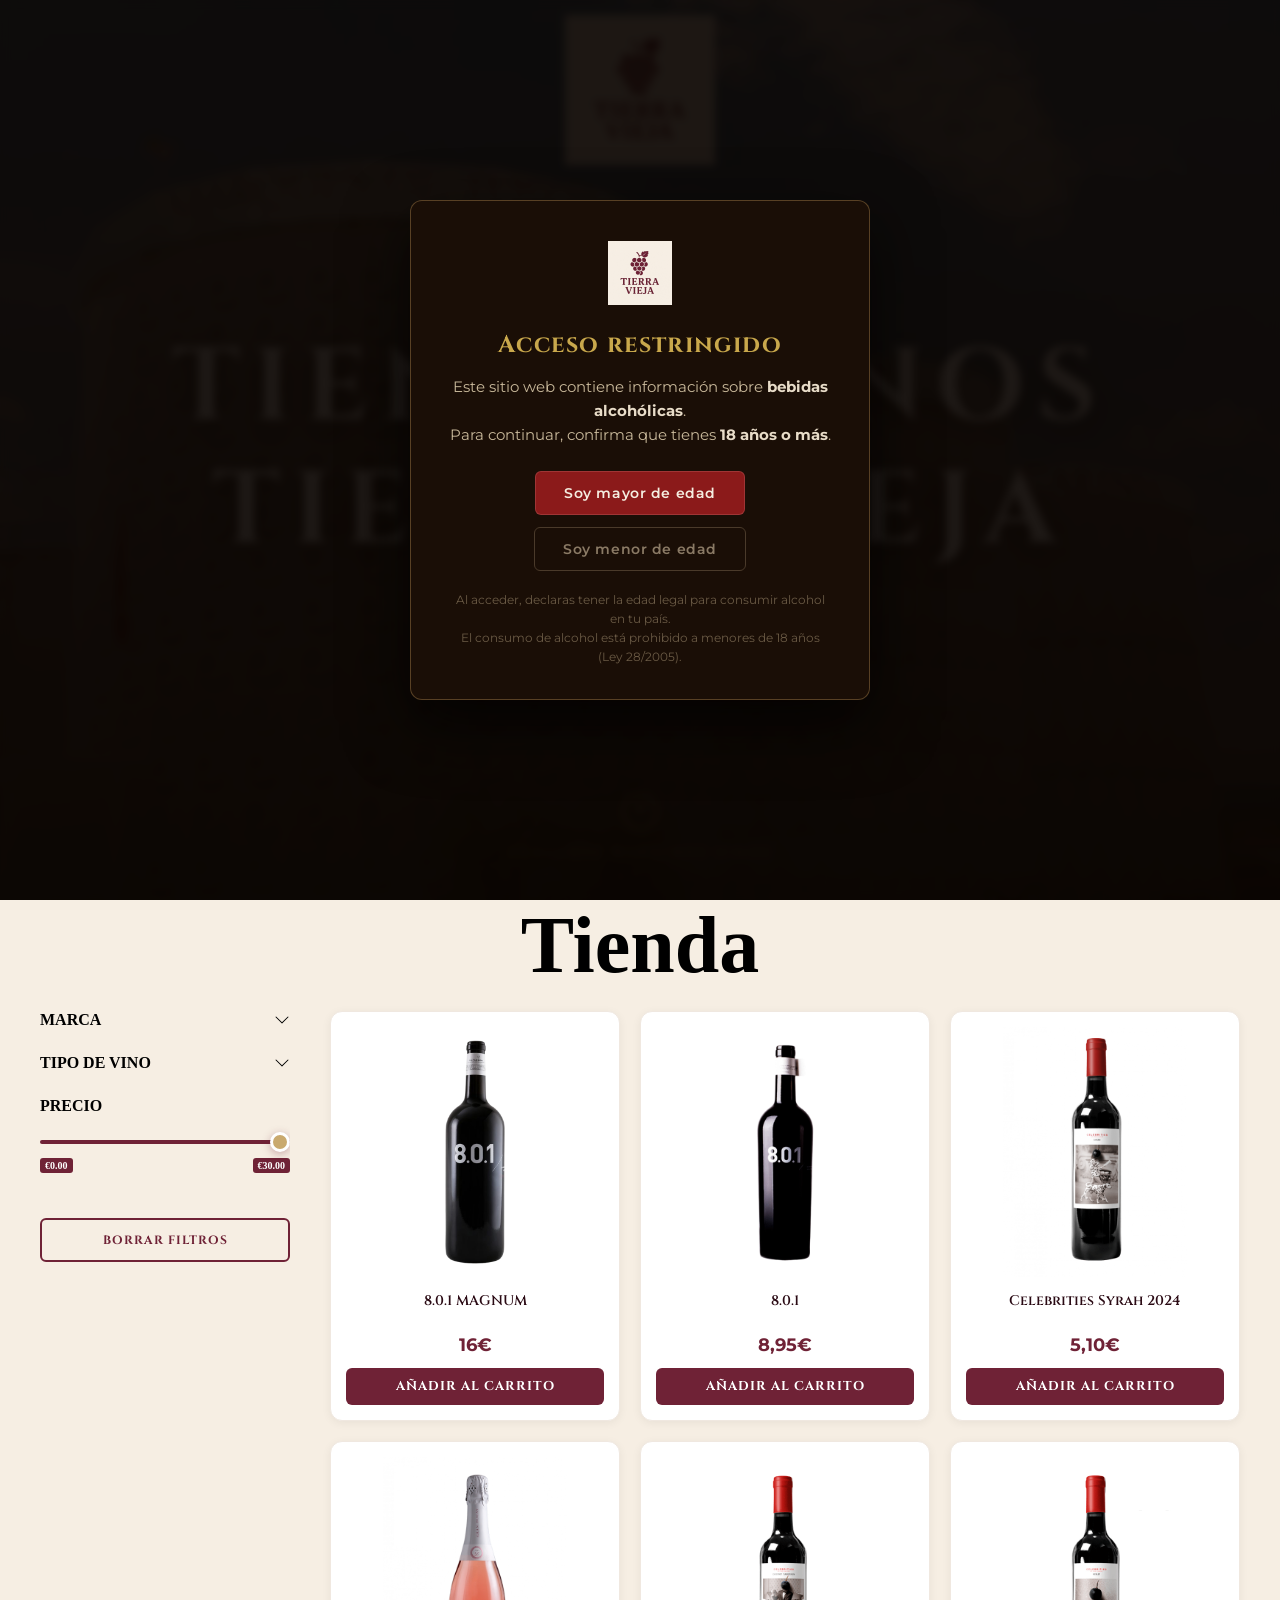
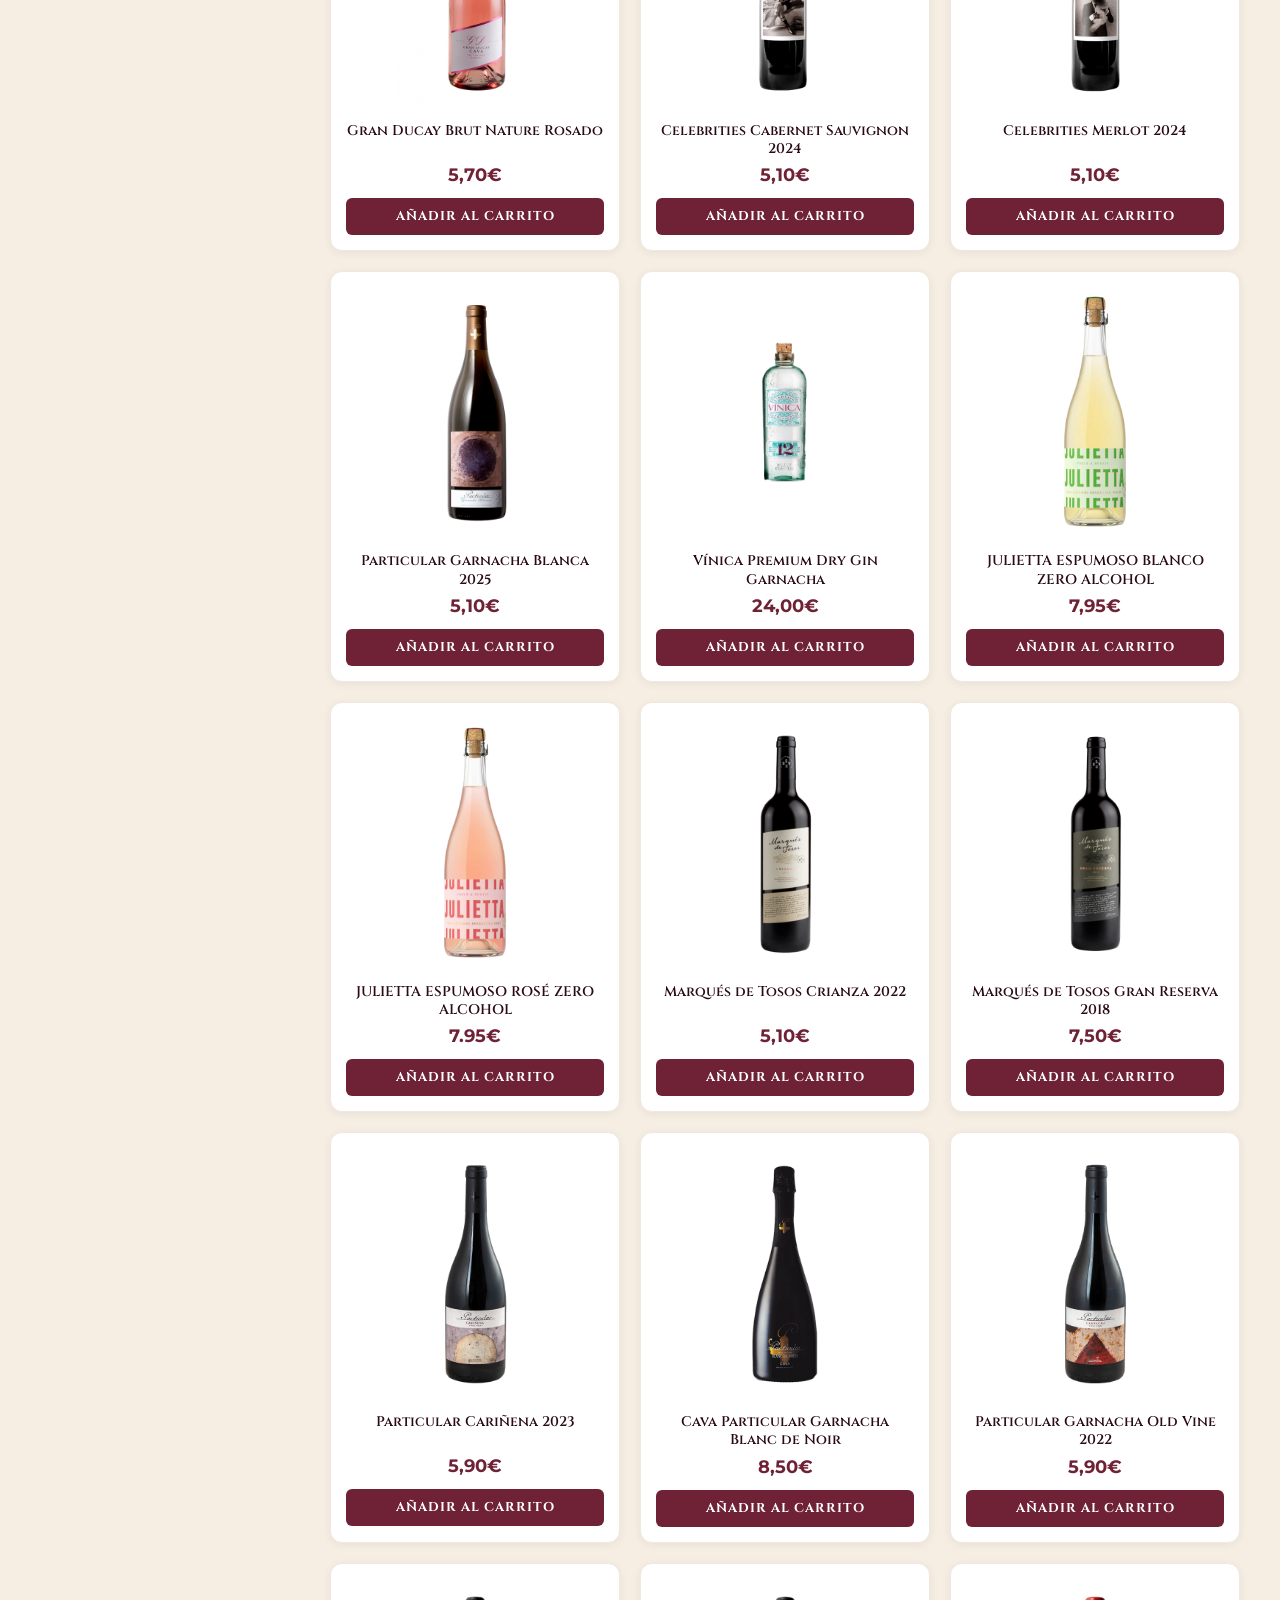
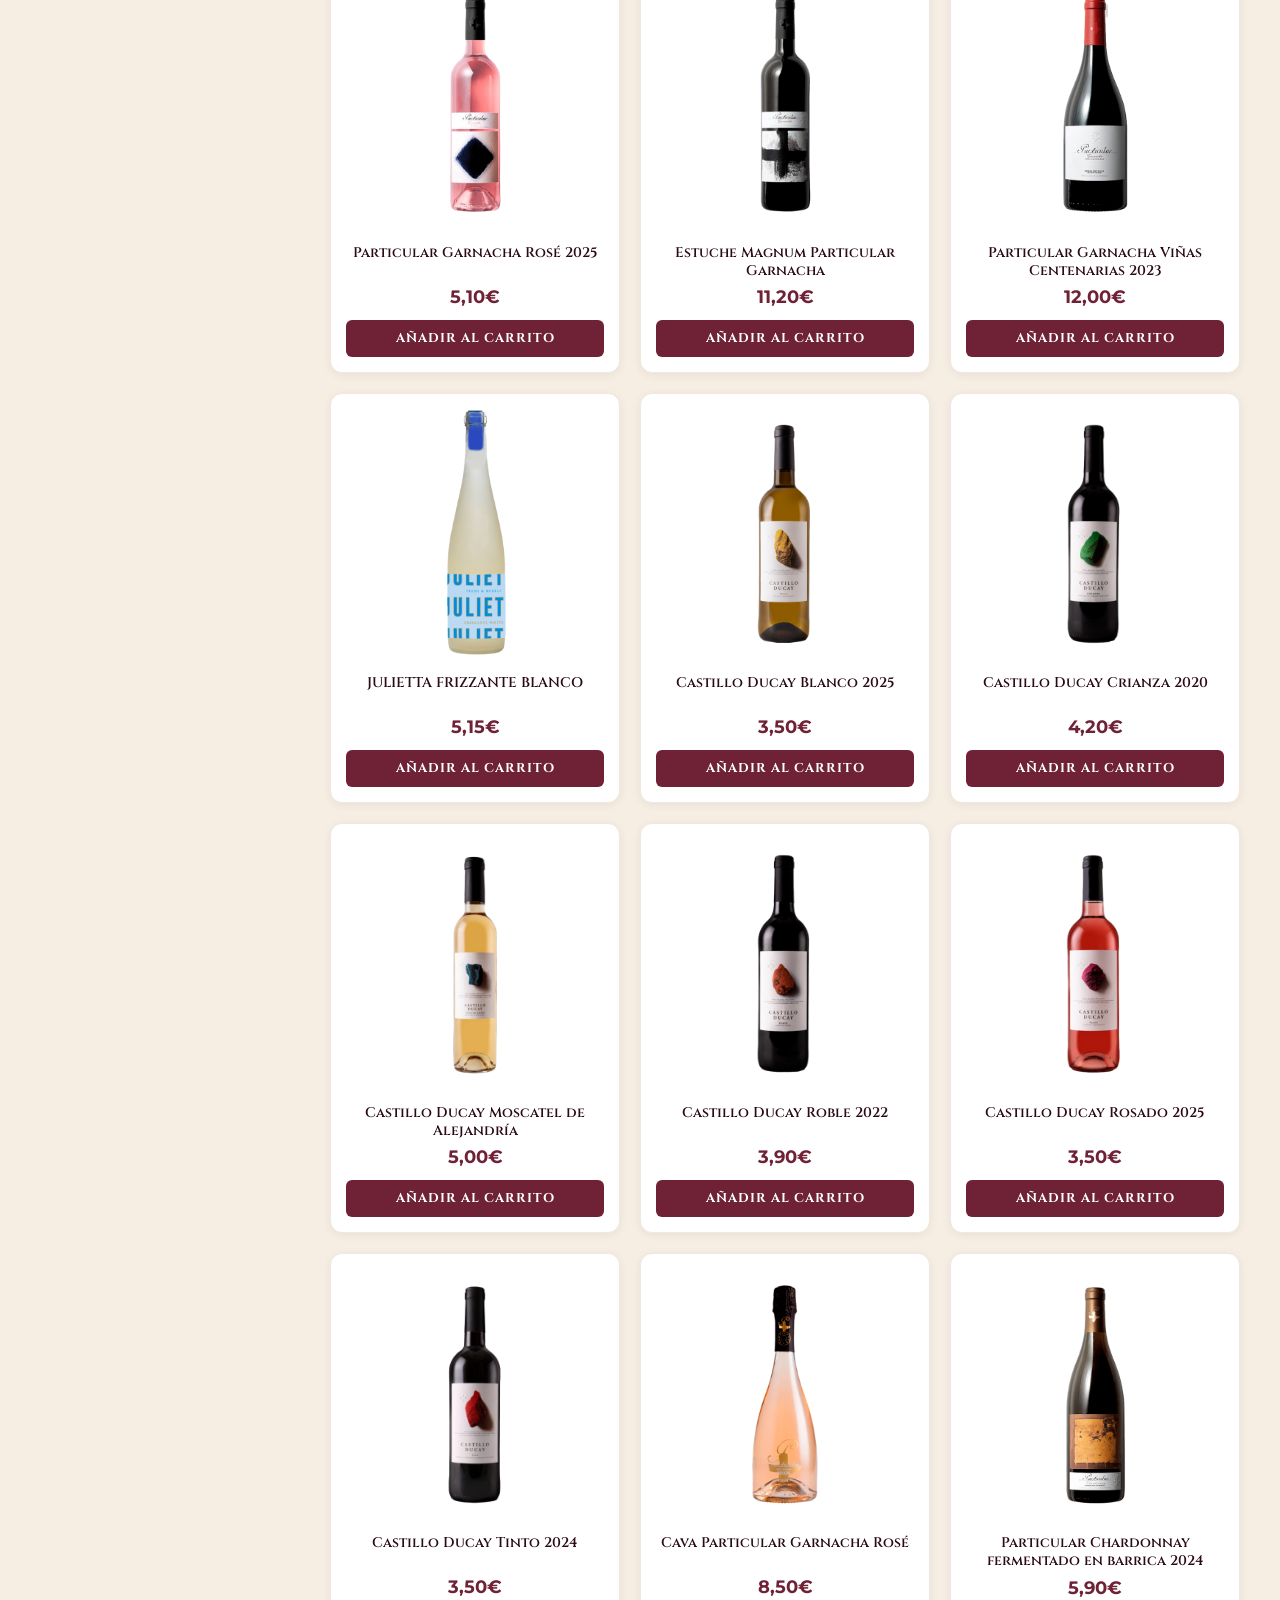
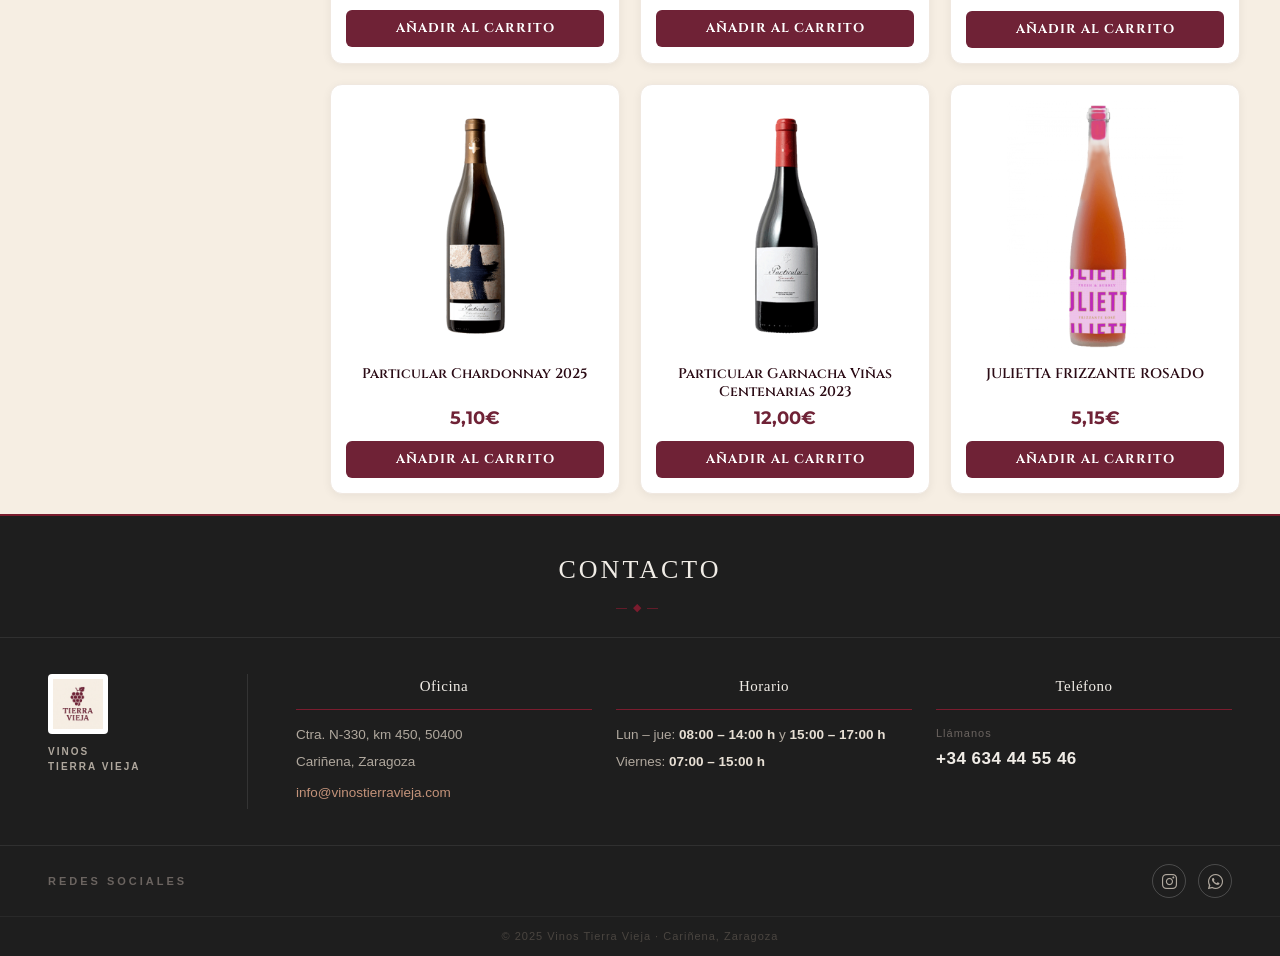
<file: Tienda.html>
<!DOCTYPE html>
<html lang="es">

<head>
    <meta charset="UTF-8">
    <meta name="viewport" content="width=device-width, initial-scale=1.0">
    <title>Tienda | Tierra Vieja</title>
    <link rel="icon" href="./css/img/logo-uva.png" type="image/png">
    <link rel="stylesheet" href="./css/basic.css">
    <link rel="stylesheet" href="./css/Tienda.css">
    <link rel="stylesheet" href="./css/Animaciones.css">
    <link rel="stylesheet" href="./css/responsive.css">
    <link rel="preconnect" href="https://fonts.googleapis.com">
    <link rel="preconnect" href="https://fonts.gstatic.com" crossorigin>
    <link href="https://fonts.googleapis.com/css2?family=Cinzel:wght@400;700&family=Montserrat:wght@400;600&display=swap" rel="stylesheet">
    <link rel="stylesheet" href="https://cdnjs.cloudflare.com/ajax/libs/font-awesome/6.5.0/css/all.min.css">
</head>
<script src="./Javascript/Hamburger.js"></script>
<body>

    <section id="hero" class="hero tienda-hero">
        <div class="portada">
            <a href="index"><img id="logotipo" src="./css/img/logotipo.png" alt="Logotipo"></a>

            <h1>
                <span>TIENDA VINOS</span>
                <span>TIERRA VIEJA</span>
            </h1>
        </div>
        <!-- Flecha decorativa animada -->
        <div class="scroll-indicator">
            <div class="mouse"></div>
            <p>Descubre Nuestros Vinos</p>
        </div>
    </section>

    <nav class="navbar">
        <div class="logo_nav">
            <a href="index"><img src="./css/img/Logo-alargado.png" alt="Logotipo"></a>
        </div>
        <ul>
            <li><a href="index">Inicio</a></li>
            <li><a href="bodega">Bodega</a></li>
            <li><a href="Tienda" class="active">Tienda</a></li>
            <li><a href="viñedos">Viñedos</a></li>
            <li><a href="actualidad">Actualidad</a></li>
            <li><a href="sostenibilidad">Sostenibilidad</a></li>
        </ul>
    </nav>

    <div class="div-tienda">
    <header>
        <h2>Tienda</h2>
        <div id="container-carrito" class="container-carrito">
            <svg xmlns="http://www.w3.org/2000/svg" fill="none" viewBox="0 0 24 24" stroke-width="1.5"
                stroke="currentColor" class="icono-carrito">
                <path stroke-linecap="round" stroke-linejoin="round"
                    d="M2.25 3h1.386c.51 0 .955.343 1.087.835l.383 1.437M7.5 14.25a3 3 0 0 0-3 3h15.75m-12.75-3h11.218c1.121-2.3 2.1-4.684 2.924-7.138a60.114 60.114 0 0 0-16.536-1.84M7.5 14.25 5.106 5.272M6 20.25a.75.75 0 1 1-1.5 0 .75.75 0 0 1 1.5 0Zm12.75 0a.75.75 0 1 1-1.5 0 .75.75 0 0 1 1.5 0Z" />
            </svg>

            <span id="contador-productos" class="numero-productos">0</span>

            <div class="container-cart-products hidden-cart">
                <div class="row-product">
                    <p class="cart-empty">El carrito está vacío</p>
                </div>

                <div class="cart-total">
                    <h3>Total:</h3>
                    <span class="total-pagar">0€</span>
                </div>

                <button class="btn-pagar" onclick="irAPagar()">Finalizar Compra</button>
            </div>
        </div>
    </header>
    </div>
    <div class="contenido-principal">

        <aside class="sidebar-filtros">

        <div class="grupo-filtro colapsado">
            <div class="titulo-filtro colapsado">
                <h3>MARCA</h3>
                <svg xmlns="http://www.w3.org/2000/svg" width="16" height="16" fill="currentColor" viewBox="0 0 16 16">
                    <path fill-rule="evenodd" d="M7.646 4.646a.5.5 0 0 1 .708 0l6 6a.5.5 0 0 1-.708.708L8 5.707l-5.646 5.647a.5.5 0 0 1-.708-.708l6-6z" />
                </svg>
            </div>
            <ul>
                <li><label><input type="checkbox"> 8.0.1</label></li>
                <li><label><input type="checkbox"> Castillo Ducay</label></li>
                <li><label><input type="checkbox"> Celebrities</label></li>
                <li><label><input type="checkbox"> Gran Ducay</label></li>
                <li><label><input type="checkbox"> Julietta</label></li>
                <li><label><input type="checkbox"> Marqués de Tosos</label></li>
                <li><label><input type="checkbox"> Particular</label></li>
            </ul>
        </div>

        <div class="grupo-filtro colapsado">
            <div class="titulo-filtro colapsado">
                <h3>TIPO DE VINO</h3>
                <svg xmlns="http://www.w3.org/2000/svg" width="16" height="16" fill="currentColor" viewBox="0 0 16 16">
                    <path fill-rule="evenodd" d="M7.646 4.646a.5.5 0 0 1 .708 0l6 6a.5.5 0 0 1-.708.708L8 5.707l-5.646 5.647a.5.5 0 0 1-.708-.708l6-6z" />
                </svg>
            </div>
            <ul>
                <li><label><input type="checkbox"> Blanco</label></li>
                <li><label><input type="checkbox"> Cava</label></li>
                <li><label><input type="checkbox"> Crianza</label></li>
                <li><label><input type="checkbox"> Reserva</label></li>
                <li><label><input type="checkbox"> Roble</label></li>
                <li><label><input type="checkbox"> Rosado</label></li>
                <li><label><input type="checkbox"> Tinto</label></li>
                <li><label><input type="checkbox"> Vinos de autor</label></li>
            </ul>
        </div>

        <div class="grupo-filtro">
            <div class="titulo-filtro">
                <h3>PRECIO</h3>
            </div>
            <div class="slider-precio">
                <input type="range" min="0" max="30" class="input-rango" value="30">
                <div class="etiquetas-precio">
                    <span class="precio-tag">€0.00</span>
                    <span class="precio-tag">€30.00</span>
                </div>
            </div>
        </div>

        <button class="btn-borrar-filtros">BORRAR FILTROS</button>

    </aside>
        <div class="container-items">
            <div class="item" data-marca="8.0.1" data-tipo="Tinto" data-precio="16.00">
                <figure>
                    <img src="./css/vinos/8.0.1.-MAGNUM-_-web-500x804.png" alt="8.0.1 MAGNUM" />
                </figure>
                <div class="info-producto">
                    <h4>8.0.1 MAGNUM</h4>
                    <p class="precio">16€</p>
                    <button class="botonAñadir">Añadir al carrito</button>
                </div>
            </div>

            <div class="item" data-marca="8.0.1" data-tipo="Tinto" data-precio="8,95">
                <figure>
                    <img src="./css/vinos/801-1.png" alt="8.0.1" />
                </figure>
                <div class="info-producto">
                    <h4>8.0.1</h4>
                    <p class="precio">8,95€</p>
                    <button class="botonAñadir">Añadir al carrito</button>
                </div>
            </div>

            <div class="item" data-marca="Celebrities" data-tipo="Tinto" data-precio="5.10">
                <figure>
                    <img src="./css/vinos/BOTELLAS_WEB_bsv_0013_Celebritie.png" alt="Celebrities" />
                </figure>
                <div class="info-producto">
                    <h4>Celebrities Syrah 2024</h4>
                    <p class="precio">5,10€</p>
                    <button class="botonAñadir">Añadir al carrito</button>
                </div>
            </div>

            <div class="item" data-marca="Gran Ducay" data-tipo="Rosado" data-precio="5.70">
                <figure>
                    <img src="./css/vinos/BOTELLAS_WEB_bsv_GranDucya-BrutN.png" alt="Gran Ducay" />
                </figure>
                <div class="info-producto">
                    <h4>Gran Ducay Brut Nature Rosado</h4>
                    <p class="precio">5,70€</p>
                    <button class="botonAñadir">Añadir al carrito</button>
                </div>
            </div>




            <div class="item" data-marca="Celebrities" data-tipo="Tinto" data-precio="5.10">
                <figure>
                    <img src="./css/vinos/BSV-celebrities-cabernet-sauvign.png" alt="Gran Ducay" />
                </figure>
                <div class="info-producto">
                    <h4>Celebrities Cabernet Sauvignon 2024</h4>
                    <p class="precio">5,10€</p>
                    <button class="botonAñadir">Añadir al carrito</button>
                </div>
            </div>


            <div class="item" data-marca="Celebrities" data-tipo="Tinto" data-precio="5.10">
                <figure>
                    <img src="./css/vinos/BSV-celebrities-merlot-1.png" alt="Gran Ducay" />
                </figure>
                <div class="info-producto">
                    <h4>Celebrities Merlot 2024</h4>
                    <p class="precio">5,10€</p>
                    <button class="botonAñadir">Añadir al carrito</button>
                </div>
            </div>


            <div class="item" data-marca="Particular" data-tipo="Vinos de autor" data-precio="5.10">
                <figure>
                    <img src="./css/vinos/Garnacha-Blanca-2023-450x612.png" alt="Gran Ducay" />
                </figure>
                <div class="info-producto">
                    <h4>Particular Garnacha Blanca 2025</h4>
                    <p class="precio">5,10€</p>
                    <button class="botonAñadir">Añadir al carrito</button>
                </div>
            </div>



            <div class="item" data-marca="Ginebra" data-tipo="Tinto" data-precio="24.00">
                <figure>
                    <img src="./css/vinos/Ginebra-500x646.png" alt="Gran Ducay" />
                </figure>
                <div class="info-producto">
                    <h4>Vínica Premium Dry Gin Garnacha</h4>
                    <p class="precio">24,00€</p>
                    <button class="botonAñadir">Añadir al carrito</button>
                </div>
            </div>



            <div class="item" data-marca="Julietta" data-tipo="Blanco" data-precio="7.95">
                <figure>
                    <img src="./css/vinos/JULIETTA-Zero-Alcohol-Sparkling.png" alt="Gran Ducay" />
                </figure>
                <div class="info-producto">
                    <h4>JULIETTA ESPUMOSO BLANCO ZERO ALCOHOL</h4>
                    <p class="precio">7,95€</p>
                    <button class="botonAñadir">Añadir al carrito</button>
                </div>
            </div>

            <div class="item" data-marca="Julietta" data-tipo="Rosado" data-precio="7.95">
                <figure>
                    <img src="./css/vinos/JULIETTA-Zero-Alcohol-Sparkling (1).png" alt="Gran Ducay" />
                </figure>
                <div class="info-producto">
                    <h4>JULIETTA ESPUMOSO ROSÉ ZERO ALCOHOL</h4>
                    <p class="precio">7.95€</p>
                    <button class="botonAñadir">Añadir al carrito</button>
                </div>
            </div>

            <div class="item" data-marca="Marqués de Tosos" data-tipo="Tinto" data-precio="5.10">
                <figure>
                    <img src="./css/vinos/Marques-Crianza-1.png" alt="Gran Ducay" />
                </figure>
                <div class="info-producto">
                    <h4>Marqués de Tosos Crianza 2022</h4>
                    <p class="precio">5,10€</p>
                    <button class="botonAñadir">Añadir al carrito</button>
                </div>
            </div>

            <div class="item" data-marca="Márques de Tosos" data-tipo="Tinto" data-precio="7.50">
                <figure>
                    <img src="./css/vinos/Marques-Gran_Reserva-1.png" alt="Gran Ducay" />
                </figure>
                <div class="info-producto">
                    <h4>Marqués de Tosos Gran Reserva 2018</h4>
                    <p class="precio">7,50€</p>
                    <button class="botonAñadir">Añadir al carrito</button>
                </div>
            </div>

            <div class="item" data-marca="Particular" data-tipo="Vinos de autor" data-precio="5.90">
                <figure>
                    <img src="./css/vinos/Particular-Carinena-1.png" alt="Gran Ducay" />
                </figure>
                <div class="info-producto">
                    <h4>Particular Cariñena 2023</h4>
                    <p class="precio">5,90€</p>
                    <button class="botonAñadir">Añadir al carrito</button>
                </div>
            </div>

            <div class="item" data-marca="Particular" data-tipo="Cava" data-precio="8.50">
                <figure>
                    <img src="./css/vinos/Particular-Cava.png" alt="Gran Ducay" />
                </figure>
                <div class="info-producto">
                    <h4>Cava Particular Garnacha Blanc de Noir</h4>
                    <p class="precio">8,50€</p>
                    <button class="botonAñadir">Añadir al carrito</button>
                </div>
            </div>

            <div class="item" data-marca="Particular" data-tipo="Tinto" data-precio="5.90">
                <figure>
                    <img src="./css/vinos/Particular-Garnacha-1.png" alt="Gran Ducay" />
                </figure>
                <div class="info-producto">
                    <h4>Particular Garnacha Old Vine 2022</h4>
                    <p class="precio">5,90€</p>
                    <button class="botonAñadir">Añadir al carrito</button>
                </div>
            </div>

            <div class="item" data-marca="Particular" data-tipo="Rosado" data-precio="5.10">
                <figure>
                    <img src="./css/vinos/Particular-Garnacha_Rose-1.png" alt="Gran Ducay" />
                </figure>
                <div class="info-producto">
                    <h4>Particular Garnacha Rosé 2025</h4>
                    <p class="precio">5,10€</p>
                    <button class="botonAñadir">Añadir al carrito</button>
                </div>
            </div>

            <div class="item" data-marca="Particular" data-tipo="Vinos de autor" data-precio="11.20">
                <figure>
                    <img src="./css/vinos/Particular-garnacha-2021-1.png" alt="Gran Ducay" />
                </figure>
                <div class="info-producto">
                    <h4>Estuche Magnum Particular Garnacha</h4>
                    <p class="precio">11,20€</p>
                    <button class="botonAñadir">Añadir al carrito</button>
                </div>
            </div>

            <div class="item" data-marca="Particular" data-tipo="Tinto" data-precio="12.00">
                <figure>
                    <img src="./css/vinos/Vinyas-centenarias-1.png" alt="Gran Ducay" />
                </figure>
                <div class="info-producto">
                    <h4>Particular Garnacha Viñas Centenarias 2023</h4>
                    <p class="precio">12,00€</p>
                    <button class="botonAñadir">Añadir al carrito</button>
                </div>
            </div>
            <div class="item" data-marca="Julietta" data-tipo="Blanco" data-precio="5.15">
                <figure>
                    <img src="./css/vinos/blanco-500x714.png" alt="Gran Ducay" />
                </figure>
                <div class="info-producto">
                    <h4>JULIETTA FRIZZANTE BLANCO</h4>
                    <p class="precio">5,15€</p>
                    <button class="botonAñadir">Añadir al carrito</button>
                </div>
            </div>

            <div class="item" data-marca="Castillo Ducay" data-tipo="Blanco" data-precio="3.50">
                <figure>
                    <img src="./css/vinos/castillo-ducay-blanco.png" alt="Gran Ducay" />
                </figure>
                <div class="info-producto">
                    <h4>Castillo Ducay Blanco 2025</h4>
                    <p class="precio">3,50€</p>
                    <button class="botonAñadir">Añadir al carrito</button>
                </div>
            </div>

            <div class="item" data-marca="Castillo Ducay" data-tipo="Tinto" data-precio="4.20">
                <figure>
                    <img src="./css/vinos/castillo-ducay-crianza-450x612.png" alt="Gran Ducay" />
                </figure>
                <div class="info-producto">
                    <h4>Castillo Ducay Crianza 2020</h4>
                    <p class="precio">4,20€</p>
                    <button class="botonAñadir">Añadir al carrito</button>
                </div>
            </div>

            <div class="item" data-marca="Castillo Ducay" data-tipo="Blanco" data-precio="5.00">
                <figure>
                    <img src="./css/vinos/castillo-ducay-moscatel-de-aleja.png" alt="Gran Ducay" />
                </figure>
                <div class="info-producto">
                    <h4>Castillo Ducay Moscatel de Alejandría</h4>
                    <p class="precio">5,00€</p>
                    <button class="botonAñadir">Añadir al carrito</button>
                </div>
            </div>

            <div class="item" data-marca="Castillo Ducay" data-tipo="Tinto" data-precio="3.90">
                <figure>
                    <img src="./css/vinos/castillo-ducay-roble-450x612.png" alt="Gran Ducay" />
                </figure>
                <div class="info-producto">
                    <h4>Castillo Ducay Roble 2022</h4>
                    <p class="precio">3,90€</p>
                    <button class="botonAñadir">Añadir al carrito</button>
                </div>
            </div>

            <div class="item" data-marca="Castillo Ducay" data-tipo="Rosado" data-precio="3.50">
                <figure>
                    <img src="./css/vinos/castillo-ducay-rosado-450x612.png" alt="Gran Ducay" />
                </figure>
                <div class="info-producto">
                    <h4>Castillo Ducay Rosado 2025</h4>
                    <p class="precio">3,50€</p>
                    <button class="botonAñadir">Añadir al carrito</button>
                </div>
            </div>

            <div class="item" data-marca="Castillo Ducay" data-tipo="Tinto" data-precio="3.50">
                <figure>
                    <img src="./css/vinos/castillo-ducay-tinto-450x612.png" alt="Gran Ducay" />
                </figure>
                <div class="info-producto">
                    <h4>Castillo Ducay Tinto 2024</h4>
                    <p class="precio">3,50€</p>
                    <button class="botonAñadir">Añadir al carrito</button>
                </div>
            </div>

            <div class="item" data-marca="Particular" data-tipo="Rosado" data-precio="8.50">
                <figure>
                    <img src="./css/vinos/particular-cava-garnacha-rose.png" alt="Gran Ducay" />
                </figure>
                <div class="info-producto">
                    <h4>Cava Particular Garnacha Rosé</h4>
                    <p class="precio">8,50€</p>
                    <button class="botonAñadir">Añadir al carrito</button>
                </div>
            </div>

            <div class="item" data-marca="Particular" data-tipo="Blanco" data-precio="5.90">
                <figure>
                    <img src="./css/vinos/particular-chardonnay-fermentado.png" alt="Gran Ducay" />
                </figure>
                <div class="info-producto">
                    <h4>Particular Chardonnay fermentado en barrica 2024</h4>
                    <p class="precio">5,90€</p>
                    <button class="botonAñadir">Añadir al carrito</button>
                </div>
            </div>

            <div class="item" data-marca="Particular" data-tipo="Blanco" data-precio="5.10">
                <figure>
                    <img src="./css/vinos/particular-chardonnay-moscatel-a.png" alt="Gran Ducay" />
                </figure>
                <div class="info-producto">
                    <h4>Particular Chardonnay 2025</h4>
                    <p class="precio">5,10€</p>
                    <button class="botonAñadir">Añadir al carrito</button>
                </div>
            </div>

            <div class="item" data-marca="Particular" data-tipo="Tinto" data-precio="12.00">
                <figure>
                    <img src="./css/vinos/particular-vinyas-centenarias-ma.png" alt="Gran Ducay" />
                </figure>
                <div class="info-producto">
                    <h4>Particular Garnacha Viñas Centenarias 2023</h4>
                    <p class="precio">12,00€</p>
                    <button class="botonAñadir">Añadir al carrito</button>
                </div>
            </div>

            <div class="item" data-marca="Julietta" data-tipo="Rosado" data-precio="5.15">
                <figure>
                    <img src="./css/vinos/rosado-500x714.png" alt="Gran Ducay" />
                </figure>
                <div class="info-producto">
                    <h4>JULIETTA FRIZZANTE ROSADO</h4>
                    <p class="precio">5,15€</p>
                    <button class="botonAñadir">Añadir al carrito</button>
                </div>
            </div>
        </div>
    </div>
    <footer class="ftv">
        <div class="ftv-top">
            <h2 class="ftv-contact-title">Contacto</h2>
        </div>
        
        <div class="ftv-body">
            <div class="ftv-logo-col">
            <div class="ftv-logo-wrap">
                <img src="./css/img/logotipo.png" alt="Vinos Tierra Vieja" class="ftv-logo-img">
            </div>
            <p class="ftv-winery-name">Vinos<br>Tierra Vieja</p>
            </div>
        
            <div class="ftv-cols">
            <div class="ftv-col">
                <h3 class="ftv-col-title">Oficina</h3>
                <p>Ctra. N-330, km 450, 50400</p>
                <p>Cariñena, Zaragoza</p>
                <p class="ftv-email-row">
                <a href="mailto:info@vinostierravieja.com" class="ftv-email">info@vinostierravieja.com</a>
                </p>
            </div>
        
            <div class="ftv-col">
                <h3 class="ftv-col-title">Horario</h3>
                    <p>Lun – jue: <strong>08:00 – 14:00 h</strong> y <strong>15:00 – 17:00 h</strong></p>
                    <p style="margin-top:4px">Viernes: <strong>07:00 – 15:00 h</strong></p>
            </h3>
            </div>
        
            <div class="ftv-col">
                <h3 class="ftv-col-title">Teléfono</h3>
                <p class="ftv-call-label">Llámanos</p>
                <p class="ftv-phone-num">+34 634 44 55 46</p>
            </div>
            </div>
        </div>
        
        <div class="ftv-social">
            <p class="ftv-social-title">Redes Sociales</p>
            <div class="ftv-icons">
            <a href="https://www.instagram.com/vinostierravieja/" target="_blank" class="ftv-icon-link" aria-label="Instagram">
                <!-- Opción A: Font Awesome -->
                <i class="fa-brands fa-instagram"></i>
                <!-- Opción B: tu PNG — comenta la línea de arriba y descomenta: -->
                <!-- <img src="./css/img/Instagram.png" alt="Instagram" class="ftv-icon-png"> -->
            </a>
            <a href="https://wa.me/34634445546" target="_blank" class="ftv-icon-link" aria-label="WhatsApp">
                <i class="fa-brands fa-whatsapp"></i>
                <!-- <img src="./css/img/WhatsApp.png" alt="WhatsApp" class="ftv-icon-png"> -->
            </a>
            </div>
        </div>
        
        <div class="ftv-bottom-bar">
            © 2025 Vinos Tierra Vieja · Cariñena, Zaragoza
        </div>
    </footer>
    <script src="./Javascript/Scroll.js"></script>
    <script src="./Javascript/Tienda.js"></script>
    <script src="./Javascript/VerificacionEdad.js"></script>
</body>

</html>
</file>
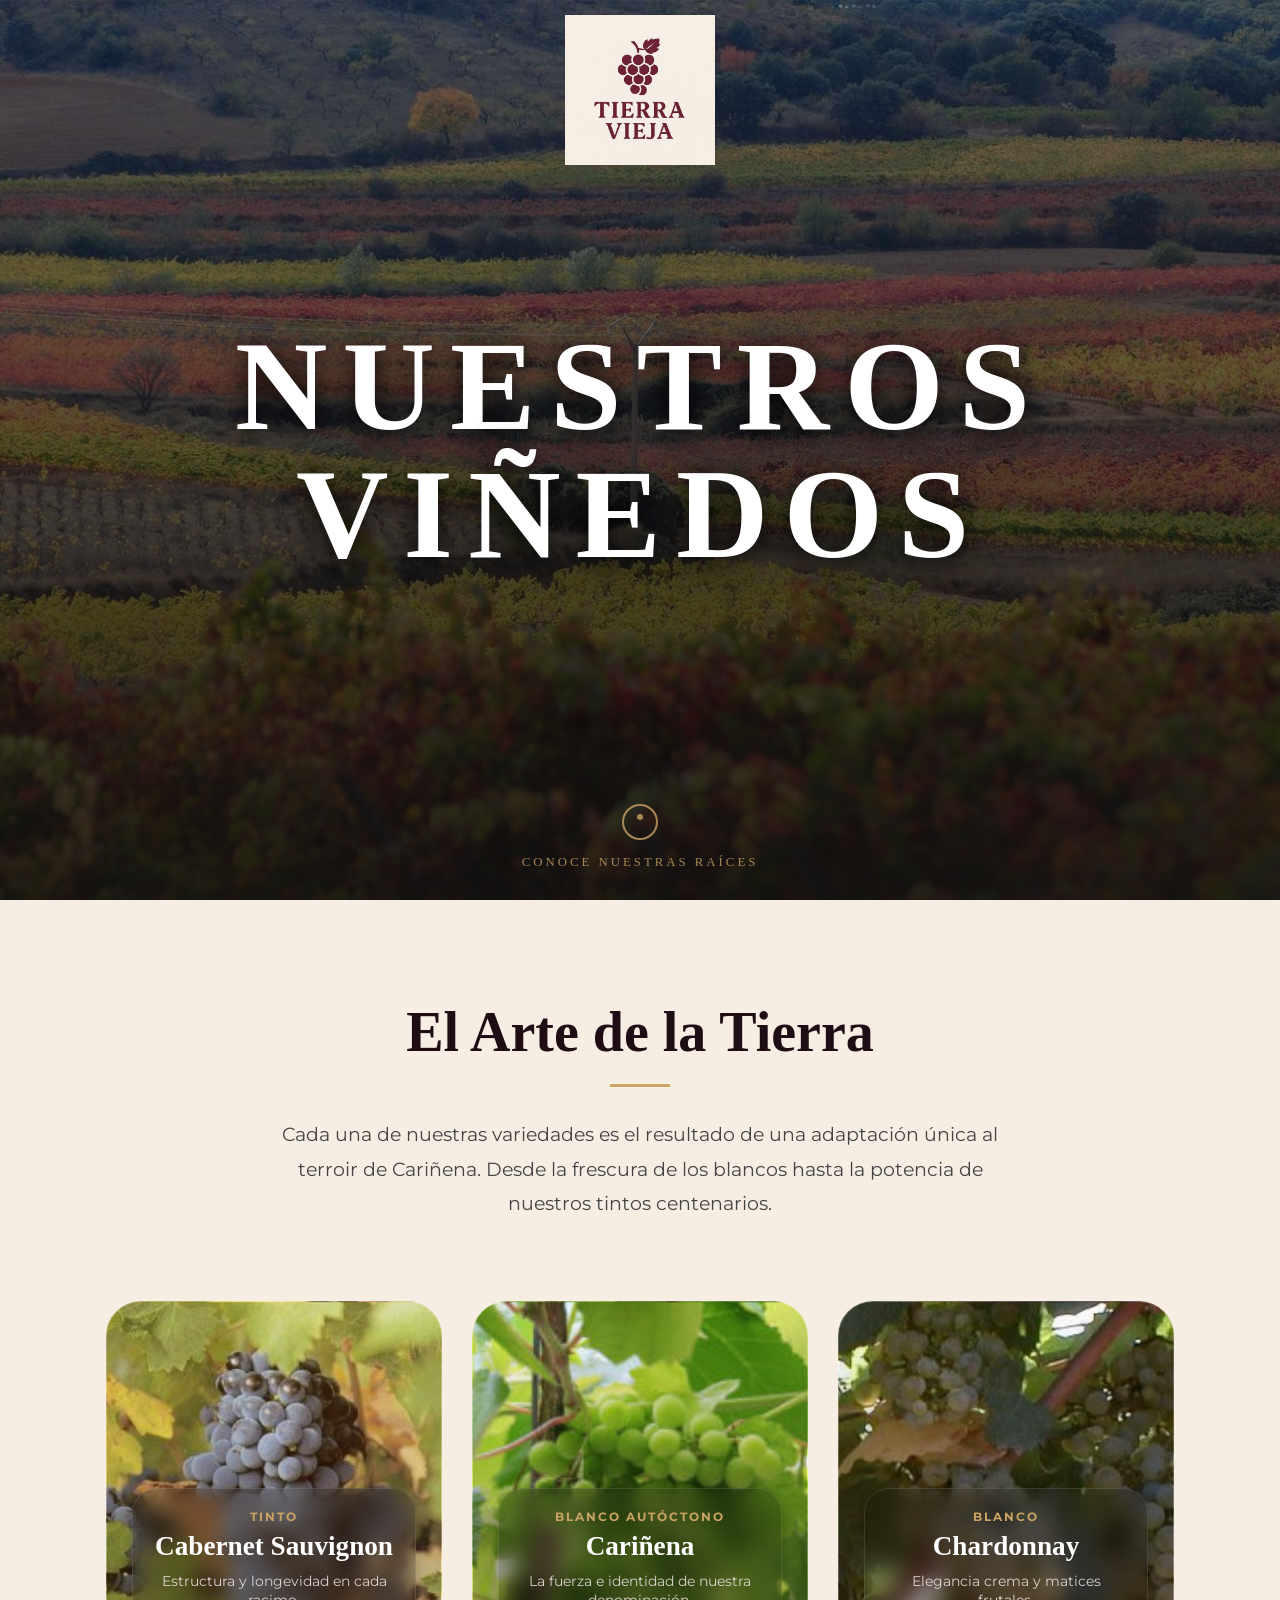
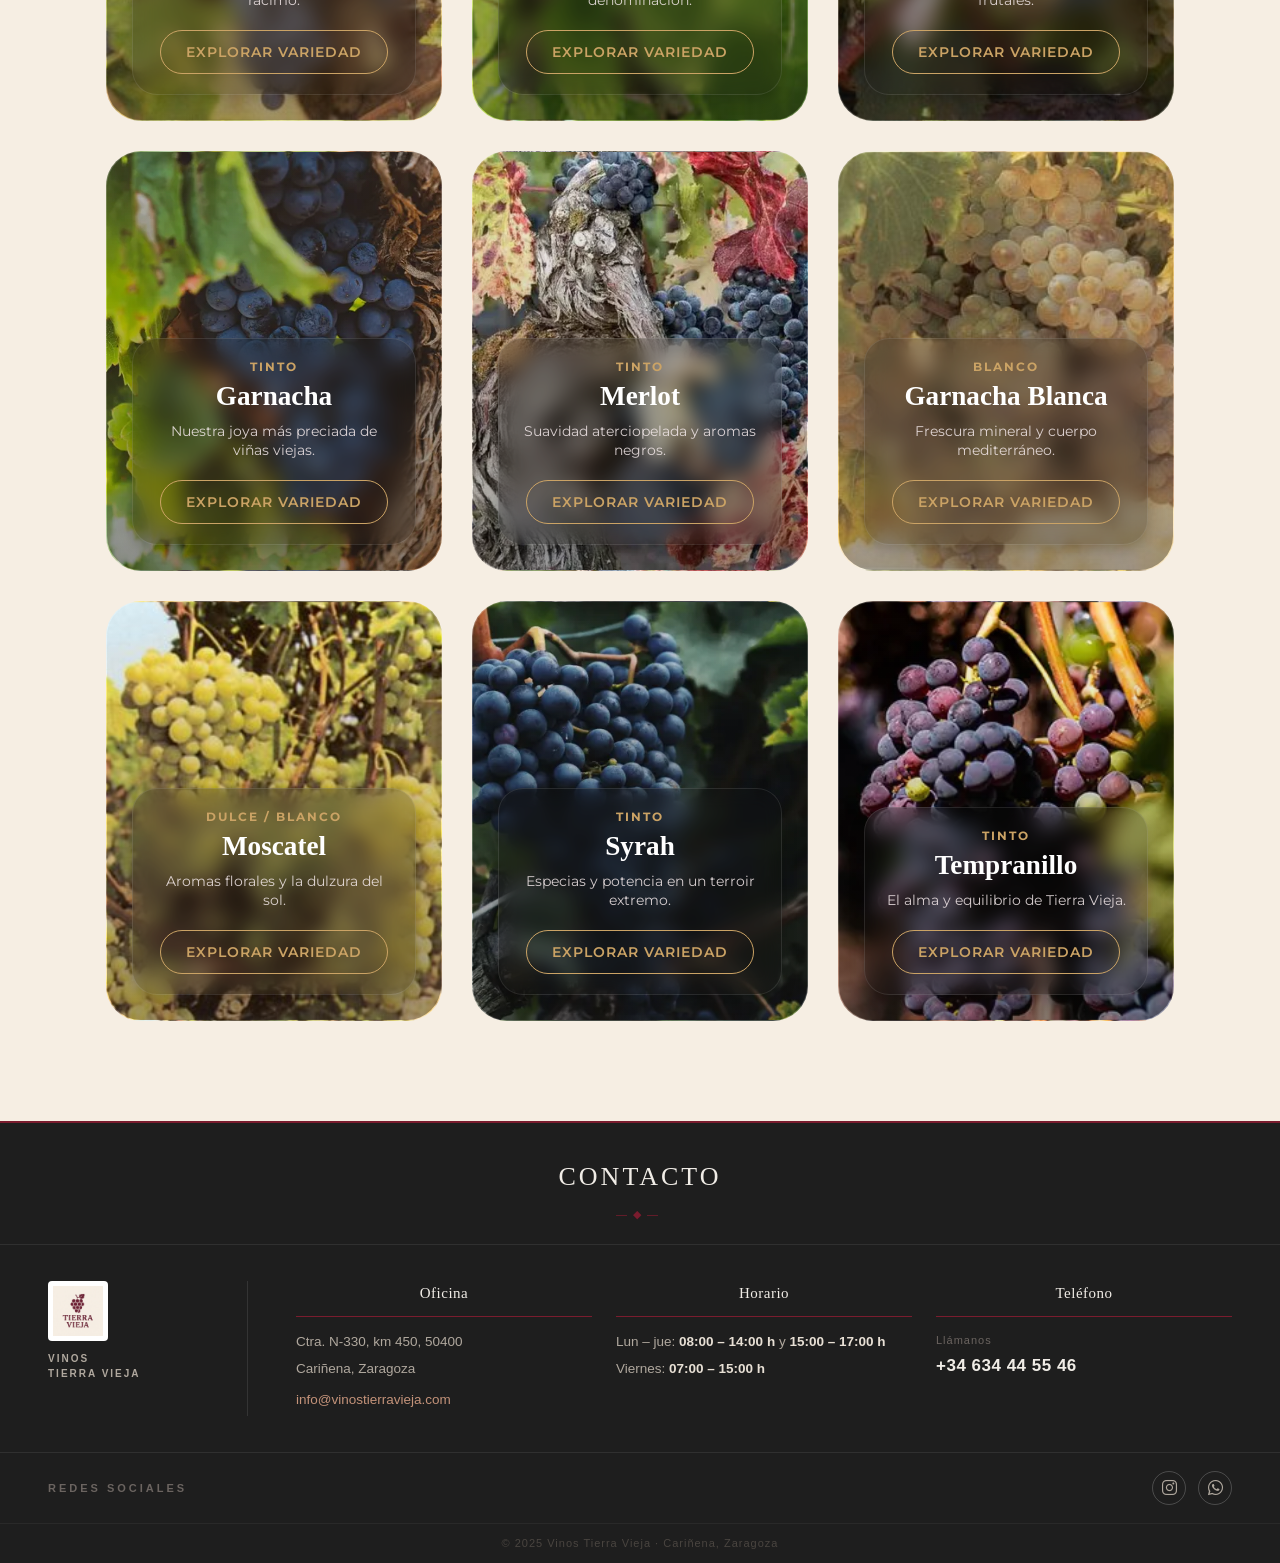
<file: viñedos.html>
<!DOCTYPE html>
<html lang="es">

<head>
    <meta charset="UTF-8">
    <meta name="viewport" content="width=device-width, initial-scale=1.0">
    <title>Viñedos | Tierra Vieja</title>
    <link rel="icon" href="./css/img/logo-uva.png" type="image/png">
    <link rel="stylesheet" href="./css/basic.css">
    <link rel="stylesheet" href="./css/viñedos.css">
    <link rel="stylesheet" href="./css/Animaciones.css">
    <link rel="stylesheet" href="./css/responsive.css">
    <link rel="preconnect" href="https://fonts.googleapis.com">
    <link rel="preconnect" href="https://fonts.gstatic.com" crossorigin>
    <link href="https://fonts.googleapis.com/css2?family=Montserrat:wght@400;600&display=swap" rel="stylesheet">
    <link rel="stylesheet" href="https://cdnjs.cloudflare.com/ajax/libs/font-awesome/6.5.0/css/all.min.css">
</head>
<script src="./Javascript/Hamburger.js"></script>
<body class="hub-page">

    <!-- HERO SECTION RENOVADO -->
    <section id="hero" class="hero hub-hero">
        <div class="portada">
            <a href="/"><img id="logotipo" src="./css/img/logotipo.png" alt="Logotipo"></a>
            <h1>
                <span>NUESTROS</span>
                <span>VIÑEDOS</span>
            </h1>
        </div>
        <div class="scroll-indicator">
            <div class="mouse"></div>
            <p>Conoce nuestras raíces</p>
        </div>
    </section>

    <!-- NAVBAR -->
    <nav class="navbar">
        <div class="logo_nav">
            <a href="index"><img src="./css/img/Logo-alargado.png" alt="Logotipo"></a>
        </div>
        <ul>
            <li><a href="/">Inicio</a></li>
            <li><a href="/bodega">Bodega</a></li>
            <li><a href="/Tienda">Tienda</a></li>
            <li><a href="/viñedos" class="active">Viñedos</a></li>
            <li><a href="/actualidad">Actualidad</a></li>
            <li><a href="/sostenibilidad">Sostenibilidad</a></li>
        </ul>
    </nav>

    <!-- SECCIÓN HUB DE VARIEDADES -->
    <section class="section-hub-viñedos">
        <div class="hub-intro">
            <h2 class="hub-title">El Arte de la Tierra</h2>
            <div class="linea-decorativa"></div>
            <p>Cada una de nuestras variedades es el resultado de una adaptación única al terroir de Cariñena. Desde la
                frescura de los blancos hasta la potencia de nuestros tintos centenarios.</p>
        </div>

        <div class="variedades-grid">
            <!-- 1. Cabernet Sauvignon -->
            <article class="variety-card cabernet">
                <div class="variety-overlay"></div>
                <div class="variety-content">
                    <span class="variety-type">Tinto</span>
                    <h3>Cabernet Sauvignon</h3>
                    <p>Estructura y longevidad en cada racimo.</p>
                    <a href="/viñas/cabernet_sauvignon" class="btn-variety">Explorar Variedad</a>
                </div>
            </article>

            <!-- 2. Cariñena -->
            <article class="variety-card carinena">
                <div class="variety-overlay"></div>
                <div class="variety-content">
                    <span class="variety-type">Blanco Autóctono</span>
                    <h3>Cariñena</h3>
                    <p>La fuerza e identidad de nuestra denominación.</p>
                    <a href="/viñas/blanco_carinena" class="btn-variety">Explorar Variedad</a>
                </div>
            </article>

            <!-- 3. Chardonnay -->
            <article class="variety-card chardonnay">
                <div class="variety-overlay"></div>
                <div class="variety-content">
                    <span class="variety-type">Blanco</span>
                    <h3>Chardonnay</h3>
                    <p>Elegancia crema y matices frutales.</p>
                    <a href="/viñas/chardonnay" class="btn-variety">Explorar Variedad</a>
                </div>
            </article>

            <!-- 4. Garnacha -->
            <article class="variety-card garnacha">
                <div class="variety-overlay"></div>
                <div class="variety-content">
                    <span class="variety-type">Tinto</span>
                    <h3>Garnacha</h3>
                    <p>Nuestra joya más preciada de viñas viejas.</p>
                    <a href="/viñas/viñedo_garnacha" class="btn-variety">Explorar Variedad</a>
                </div>
            </article>

            <!-- 5. Merlot -->
            <article class="variety-card merlot">
                <div class="variety-overlay"></div>
                <div class="variety-content">
                    <span class="variety-type">Tinto</span>
                    <h3>Merlot</h3>
                    <p>Suavidad aterciopelada y aromas negros.</p>
                    <a href="/viñas/merlot" class="btn-variety">Explorar Variedad</a>
                </div>
            </article>

            <!-- 6. Garnacha Blanca -->
            <article class="variety-card garnacha-blanca">
                <div class="variety-overlay"></div>
                <div class="variety-content">
                    <span class="variety-type">Blanco</span>
                    <h3>Garnacha Blanca</h3>
                    <p>Frescura mineral y cuerpo mediterráneo.</p>
                    <a href="/viñas/garnacha_blanca" class="btn-variety">Explorar Variedad</a>
                </div>
            </article>

            <!-- 7. Moscatel de Alejandría -->
            <article class="variety-card moscatel">
                <div class="variety-overlay"></div>
                <div class="variety-content">
                    <span class="variety-type">Dulce / Blanco</span>
                    <h3>Moscatel</h3>
                    <p>Aromas florales y la dulzura del sol.</p>
                    <a href="/viñas/moscatel" class="btn-variety">Explorar Variedad</a>
                </div>
            </article>

            <!-- 8. Syrah -->
            <article class="variety-card syrah">
                <div class="variety-overlay"></div>
                <div class="variety-content">
                    <span class="variety-type">Tinto</span>
                    <h3>Syrah</h3>
                    <p>Especias y potencia en un terroir extremo.</p>
                    <a href="/viñas/syrah" class="btn-variety">Explorar Variedad</a>
                </div>
            </article>

            <!-- 9. Tempranillo -->
            <article class="variety-card tempranillo">
                <div class="variety-overlay"></div>
                <div class="variety-content">
                    <span class="variety-type">Tinto</span>
                    <h3>Tempranillo</h3>
                    <p>El alma y equilibrio de Tierra Vieja.</p>
                    <a href="/viñas/viñedo_tempranillo" class="btn-variety">Explorar Variedad</a>
                </div>
            </article>
        </div>
    </section>

    <footer class="ftv">
        <div class="ftv-top">
            <h2 class="ftv-contact-title">Contacto</h2>
        </div>
        
        <div class="ftv-body">
            <div class="ftv-logo-col">
            <div class="ftv-logo-wrap">
                <img src="./css/img/logotipo.png" alt="Vinos Tierra Vieja" class="ftv-logo-img">
            </div>
            <p class="ftv-winery-name">Vinos<br>Tierra Vieja</p>
            </div>
        
            <div class="ftv-cols">
            <div class="ftv-col">
                <h3 class="ftv-col-title">Oficina</h3>
                <p>Ctra. N-330, km 450, 50400</p>
                <p>Cariñena, Zaragoza</p>
                <p class="ftv-email-row">
                <a href="mailto:info@vinostierravieja.com" class="ftv-email">info@vinostierravieja.com</a>
                </p>
            </div>
        
            <div class="ftv-col">
                <h3 class="ftv-col-title">Horario</h3>
                    <p>Lun – jue: <strong>08:00 – 14:00 h</strong> y <strong>15:00 – 17:00 h</strong></p>
                    <p style="margin-top:4px">Viernes: <strong>07:00 – 15:00 h</strong></p>
            </div>
        
            <div class="ftv-col">
                <h3 class="ftv-col-title">Teléfono</h3>
                <p class="ftv-call-label">Llámanos</p>
                <p class="ftv-phone-num">+34 634 44 55 46</p>
            </div>
            </div>
        </div>
        
        <div class="ftv-social">
            <p class="ftv-social-title">Redes Sociales</p>
            <div class="ftv-icons">
            <a href="https://www.instagram.com/vinostierravieja/" target="_blank" class="ftv-icon-link" aria-label="Instagram">
                <i class="fa-brands fa-instagram"></i>
            </a>
            <a href="https://wa.me/34634445546" target="_blank" class="ftv-icon-link" aria-label="WhatsApp">
                <i class="fa-brands fa-whatsapp"></i>
            </a>
            </div>
        </div>
        
        <div class="ftv-bottom-bar">
            © 2025 Vinos Tierra Vieja · Cariñena, Zaragoza
        </div>
    </footer>
    <script src="./Javascript/Viñedo.js"></script>
    <script src="./Javascript/Scroll.js"></script>
</body>

</html>
</file>
<file: css/basic.css>
/* -------------------- Estructura básica -------------------- */

/*Colores (Guardados aquí como referencia visual para el desarrollador)
fondo: #f6eee3
color principal: #6f2236
color secundario: #eee4db
*/

/* Reset Global: Aplica a todos los elementos (*) y a sus pseudoelementos (::before, ::after) */
*::after,
*::before,
* {
    margin: 0;
    /* Elimina márgenes automáticos de los navegadores */
    padding: 0%;
    /* Elimina el espaciado interno automático */
    /* box-sizing: border-box hace que el padding y los bordes se incluyan 
       dentro del ancho y alto total del elemento, evitando que la página se desborde */
    box-sizing: border-box;
}


body {
    padding: 0;
    margin: 0;
    font-family: Candara;
    /* Tipografía principal de toda la página */
    background-color: #f6eee3;
    /* Color de fondo general (tono crema/arena) */

    /* Propiedad MUY moderna de CSS para animaciones basadas en el scroll. 
       Crea un "ámbito" llamado --scroll que otros elementos pueden leer para animarse */
    timeline-scope: --scroll;
}

/* Estilos para el elemento con el ID "logotipo" (probablemente el logo de la portada) */
#logotipo {
    height: 150px;
    width: 150px;
    position: fixed;
    /* Se queda fijo en la pantalla aunque hagas scroll */
    top: 10%;
    /* Lo sitúa a un 10% de distancia desde la parte superior */
    left: 50%;
    /* Lo mueve al centro horizontal de la pantalla */
    /* Este translate mueve el logo hacia la izquierda y arriba exactamente la mitad 
       de su propio tamaño, logrando un centrado absoluto y perfecto */
    translate: -50% -50%;
    z-index: 10;
    /* Asegura que esté por encima del fondo y otros elementos básicos */
}


/* Estilos para el fondo de la sección principal (portada) */
.hero {
    background-image: url(./img/Fondo_portada.jpeg);
    /* Imagen de fondo */
    background-size: cover;
    /* Hace que la imagen cubra todo el espacio sin deformarse */
    background-position: center;
    /* Centra la imagen para que se vea la parte principal */
    background-repeat: no-repeat;
    /* Evita que la imagen forme un "mosaico" si la pantalla es muy grande */
}

/* Estilos básicos de títulos */
h1 {
    display: grid;
    text-align: center;
}

h2 {
    /* clamp() es genial: el texto será de mínimo 2rem, 
       crecerá dinámicamente según el ancho de la pantalla (5vw + 1rem), 
       y tendrá un tamaño máximo de 6rem. ¡Puro diseño responsivo! */
    font-size: clamp(2rem, 5vw + 1rem, 6rem);
    text-align: center;
}

h3 {
    font-size: clamp(2rem, 2vw + 1rem, 3rem);
    /* Igual que el h2, pero con proporciones más pequeñas */
    text-align: center;
}


/* -------------------- ESTILOS BÁSICOS -------------------- */

/* NOTA: Vuelves a declarar la clase .hero aquí. CSS combinará estas reglas con 
   las que pusiste más arriba. */
.hero {
    position: relative;
    min-height: 100vh;
    /* Ocupa al menos el 100% del alto visible de la ventana del navegador */
    display: grid;
    place-items: center;
    /* Centra el contenido interior tanto vertical como horizontalmente en la cuadrícula */
}

/* Estilos para las etiquetas <span> dentro del título principal <h1> */
h1 span {
    line-height: 1;
    /* Altura de línea ajustada para que el texto no quede muy separado verticalmente */
    font-size: clamp(2.5rem, 7vw + 1rem, 10rem);
    /* Texto responsivo muy grande para el nombre del vino */
}

/* Para mantener el texto centrado en la pantalla y que se quede fijo al hacer scroll */
.hero h1 {
    position: fixed;
    top: 50%;
    left: 50%;
    translate: -50% -50%;
    /* Centrado perfecto como vimos en el logo */
    margin: 0;
    width: 100%;
}

/* Clase general para el logotipo (a diferencia del ID #logotipo de arriba) */
.logotipo {
    width: 250px;
    position: fixed;
    top: 10%;
    left: 50%;
    translate: -50% 0;
    /* Lo centra horizontalmente, pero no lo ajusta verticalmente (0) */
}

/* Un contenedor de contenido genérico que fuerza un alto grande para permitir hacer bastante scroll */
.contenido {
    height: 140vh;
    /* 140% del alto visible de la pantalla */
}

/* Restringe el ancho máximo de los divs directos dentro de las secciones para que no se estiren demasiado */
section div {
    width: 800px;
    max-width: 100vw;
    /* Evita que el contenedor sea más ancho que la propia pantalla en móviles */
    padding: 0 1rem;
}

/* Reset de caja (repetido): Tienes esto al principio del archivo, 
   funciona perfectamente, pero como anotación, podrías borrar uno de los dos para limpiar el código. */
*,
*:after,
*:before {
    box-sizing: border-box;
}

/* --- NAVBAR (Barra de Navegación) — Estilo Tierra Vieja --- */

.navbar {
    display: flex;
    align-items: center;
    justify-content: space-between;
    padding: 0 48px;
    height: 72px;
    position: fixed;
    top: 0;
    width: 100%;
    z-index: 1000;
    background-color: #f6eee3;
    box-sizing: border-box;
    border-bottom: 1px solid rgba(111, 34, 54, 0.1);
    opacity: 0;
    animation: fade-in forwards;
    animation-timeline: --scroll;
    animation-range: exit 80% exit 100%;
}

/* Fallback/Fix para Scroll.js */
.navbar.scrolled {
    opacity: 1 !important;
    visibility: visible !important;
}

/* Logo + nombre de marca */
.logo_nav {
    position: static;
    display: flex;
    align-items: center;
    flex-shrink: 0;
}

.logo_nav a {
    display: flex;
    align-items: center;
    gap: 10px;
    text-decoration: none;
}

.logo_nav img {
    width: 200px;
    object-fit: contain;
}

.logo_nav .brand-name {
    font-family: 'Cinzel', serif;
    font-size: 0.85rem;
    font-weight: 700;
    letter-spacing: 3px;
    color: #6f2236;
    text-transform: uppercase;
}

/* Links centrados absolutamente */
.navbar ul {
    list-style: none;
    margin: 0;
    padding: 0;
    display: flex;
    justify-content: center;
    gap: 36px;
    position: absolute;
    left: 50%;
    transform: translateX(-50%);
}

.navbar li a {
    color: #333;
    text-decoration: none;
    font-family: 'Montserrat', sans-serif;
    font-weight: 600;
    font-size: 1rem;
    letter-spacing: 0.5px;
    transition: color 0.3s ease;
    position: relative;
    padding-bottom: 4px;
}

.navbar li a::after {
    content: '';
    position: absolute;
    bottom: -2px;
    left: 0;
    width: 0;
    height: 2px;
    background-color: #6f2236;
    transition: width 0.3s ease;
}

.navbar li a:hover::after,
.navbar li a.active::after {
    width: 100%;
}

.navbar li a:hover,
.navbar li a.active {
    color: #6f2236;
}



/* --- PIE DE PÁGINA (FOOTER) --- */

/* =============================================
   FOOTER TIERRA VIEJA — CSS
============================================= */
 
.ftv {
  background-color: #1e1e1e;
  color: #e8e0d5;
  font-family: 'Lato', Arial, sans-serif;
  font-weight: 300;
  font-size: 14px;
  line-height: 1.7;
  border-top: 2px solid #7a1c2e;
}
 
/* --- CABECERA "CONTACTO" --- */
.ftv-top {
  text-align: center;
  padding: 32px 0 20px;
  border-bottom: 0.5px solid rgba(255, 255, 255, 0.08);
  position: relative;
}
 
.ftv-top::after {
  content: '—◆—';
  display: block;
  color: #7a1c2e;
  font-size: 11px;
  letter-spacing: 6px;
  margin-top: 6px;
}
 
.ftv-contact-title {
  font-family: 'Playfair Display', Georgia, serif;
  font-size: 26px;
  font-weight: 400;
  letter-spacing: 3px;
  color: #f0ece6;
  margin: 0;
  text-transform: uppercase;
}
 
/* --- CUERPO: LOGO + COLUMNAS --- */
.ftv-body {
  display: grid;
  grid-template-columns: 200px 1fr;
  padding: 36px 48px;
  border-bottom: 0.5px solid rgba(255, 255, 255, 0.08);
}
 
/* Columna logo */
.ftv-logo-col {
  display: flex;
  flex-direction: column;
  align-items: flex-start;
  padding-right: 40px;
  border-right: 0.5px solid rgba(255, 255, 255, 0.1);
}
 
.ftv-logo-wrap {
  background: #fff;
  border-radius: 4px;
  padding: 5px;
  margin-bottom: 10px;
  display: inline-flex;
}
 
.ftv-logo-img {
  width: 50px;
  height: auto;
  display: block;
}
 
.ftv-winery-name {
  font-size: 10px;
  font-weight: 700;
  letter-spacing: 2px;
  color: #b0a89e;
  text-transform: uppercase;
  margin: 0;
  line-height: 1.5;
}
 
/* Columnas de info */
.ftv-cols {
  display: grid;
  grid-template-columns: repeat(3, 1fr);
  gap: 24px;
  padding-left: 48px;
}
 
.ftv-col-title {
  font-family: 'Playfair Display', Georgia, serif;
  font-size: 15px;
  font-weight: 500;
  color: #f0ece6;
  margin: 0 0 14px 0;
  padding-bottom: 10px;
  border-bottom: 1px solid #7a1c2e;
  letter-spacing: 0.5px;
}
 
.ftv-col p {
  margin: 0 0 4px 0;
  color: #b0a89e;
  font-size: 13.5px;
}
 
.ftv-col strong {
  color: #e8e0d5;
  font-weight: 700;
}
 
.ftv-email-row { margin-top: 8px !important; }
.ftv-indent    { padding-left: 48px; }
.ftv-space-top { margin-top: 6px !important; }
 
.ftv-email {
  color: #c4937a;
  text-decoration: none;
  transition: color 0.2s;
}
.ftv-email:hover { color: #f0ece6; }
 
.ftv-call-label {
  font-size: 11px !important;
  color: #6b6460 !important;
  letter-spacing: 1px;
  margin-bottom: 2px !important;
}
 
.ftv-phone-num {
  font-size: 17px !important;
  color: #f0ece6 !important;
  font-weight: 700;
  letter-spacing: 0.5px;
  margin-top: 2px !important;
}
 
/* --- REDES SOCIALES --- */
.ftv-social {
  display: flex;
  align-items: center;
  justify-content: space-between;
  padding: 18px 48px;
}
 
.ftv-social-title {
  font-size: 11px;
  font-weight: 700;
  letter-spacing: 3px;
  text-transform: uppercase;
  color: #6b6460;
  margin: 0;
}
 
.ftv-icons {
  display: flex;
  gap: 12px;
}
 
.ftv-icon-link {
  width: 34px;
  height: 34px;
  border-radius: 50%;
  border: 0.5px solid rgba(255, 255, 255, 0.2);
  display: flex;
  align-items: center;
  justify-content: center;
  text-decoration: none;
  color: #b0a89e;
  font-size: 17px;
  transition: border-color 0.2s, color 0.2s, background 0.2s;
}
 
.ftv-icon-link:hover {
  border-color: #7a1c2e;
  color: #f0ece6;
  background: rgba(122, 28, 46, 0.15);
}
 
/* Si usas las PNGs originales en lugar de Font Awesome */
.ftv-icon-png {
  width: 20px;
  height: 20px;
  filter: invert(70%) sepia(5%) saturate(300%) brightness(110%);
  transition: filter 0.2s;
}
.ftv-icon-link:hover .ftv-icon-png {
  filter: invert(100%);
}
 
/* --- PIE DE PÁGINA --- */
.ftv-bottom-bar {
  text-align: center;
  padding: 10px;
  font-size: 11px;
  color: #4a4540;
  letter-spacing: 1px;
  border-top: 0.5px solid rgba(255, 255, 255, 0.05);
}
 
/* --- RESPONSIVE --- */
@media (max-width: 768px) {
  .ftv-body {
    grid-template-columns: 1fr;
    padding: 28px 24px;
  }
 
  .ftv-logo-col {
    flex-direction: row;
    align-items: center;
    gap: 16px;
    padding-right: 0;
    padding-bottom: 24px;
    border-right: none;
    border-bottom: 0.5px solid rgba(255, 255, 255, 0.1);
    margin-bottom: 24px;
  }
 
  .ftv-logo-wrap { margin-bottom: 0; }
 
  .ftv-cols {
    grid-template-columns: 1fr;
    padding-left: 0;
    gap: 28px;
  }
 
  .ftv-social { padding: 18px 24px; }
}

/* =========================================
   SCROLL INDICATOR (GLOBAL)
   ========================================= */
.scroll-indicator {
    position: absolute;
    bottom: 40px;
    left: 50%;
    transform: translateX(-50%);
    z-index: 3;
    display: flex;
    flex-direction: column;
    align-items: center;
    gap: 15px;
    opacity: 0.8;
    transition: opacity 0.3s ease;
}

.mouse {
    width: 36px !important;
    height: 36px !important;
    border: 2px solid var(--gold, #c9a96e) !important;
    border-radius: 50% !important;
    position: relative;
}

.mouse::before {
    content: '';
    position: absolute;
    top: 8px;
    left: 50%;
    transform: translateX(-50%);
    width: 4px;
    height: 8px;
    background: var(--gold, #c9a96e);
    border-radius: 2px;
    animation: scroll-mouse 2s infinite;
}

@keyframes scroll-mouse {
    0% {
        transform: translate(-50%, 0);
        opacity: 1;
    }

    100% {
        transform: translate(-50%, 15px);
        opacity: 0;
    }
}

.scroll-indicator p {
    font-family: var(--font-cuerpo, 'Montserrat', sans-serif);
    font-size: 0.8rem;
    letter-spacing: 3px;
    text-transform: uppercase;
    color: var(--gold, #c9a96e);
    margin: 0;
}
</file>
<file: css/sostenibilidad.css>
/* -------------------- ESTILOS SECCIÓN SOSTENIBILIDAD -------------------- */

/* --- ESCUDO CONTRA BASIC.CSS (Margen Global Fix) --- */
/* Eliminamos el padding global que rompía el diseño en Sostenibilidad */
body {
    padding: 0 !important;
    margin: 0 !important;
    font-family: 'Montserrat', sans-serif;
    background-color: #f6eee3;
}

/* --- VARIABLES --- */
:root {
    --vino: #6f2236;
    --vino-oscuro: #4a1725;
    --crema: #f6eee3;
    --arena: #eee4db;
    --gris-texto: #444;
    --gold: #c9a96e;
    --font-titulo: 'Cinzel', serif;
    --font-elegante: 'Playfair Display', serif;
    --font-cuerpo: 'Montserrat', sans-serif;
}

/* 1. HERO */
/* (We force width auto here to avoid the 800px bug from basic.css) */
.sostenibilidad-hero div {
    width: auto !important;
}

.sostenibilidad-hero {
    height: 100vh;
    display: flex;
    justify-content: center;
    align-items: center;
    position: relative;
    background: url('./img/sostenibilidad.png') no-repeat center center; /* Solar panels image */
    background-size: cover;
    background-attachment: fixed;
    z-index: 1;
}

.sostenibilidad-hero::after {
    content: '';
    position: absolute;
    inset: 0;
    background: linear-gradient(180deg, rgba(18,16,15,0.4) 0%, rgba(18,16,15,0.85) 100%);
    z-index: 1;
}

.sostenibilidad-hero .portada {
    z-index: 2;
    text-align: center;
}

.sostenibilidad-hero h1 span {
    display: block;
    font-family: var(--font-titulo);
    font-size: clamp(1.8rem, 6vw, 4.5rem); /* Reduced size per request */
    letter-spacing: 12px;
    color: #ffffff;
    text-shadow: 0 8px 30px rgba(0,0,0,0.8);
    line-height: 1.2;
    text-transform: uppercase;
}

/* =========================================
   2. INTRO (Style from Bodega)
   ========================================= */
.bodega-intro {
    padding: 100px 20px 60px;
    text-align: center;
    background: var(--crema);
}

.intro-inner {
    max-width: 780px;
    margin: 0 auto;
}

.intro-eyebrow {
    font-family: var(--font-titulo);
    font-size: 0.85rem;
    letter-spacing: 5px;
    text-transform: uppercase;
    color: var(--gold);
    display: block;
    margin-bottom: 20px;
}

.intro-titulo {
    font-family: var(--font-elegante);
    font-size: clamp(1.8rem, 3.5vw, 2.8rem);
    font-weight: 400;
    color: #1a1a1a;
    line-height: 1.4;
    margin: 0 0 25px;
}

.intro-titulo em {
    color: var(--vino);
    font-style: italic;
}

.intro-linea {
    width: 60px;
    height: 2px;
    background: var(--gold);
    margin: 0 auto 30px;
}

.intro-texto {
    font-size: 1.1rem;
    line-height: 1.9;
    color: #555;
    text-align: center !important;
}

/* =========================================
   3. STATS BAR
   ========================================= */
.stats-bar {
    display: flex;
    justify-content: center;
    align-items: center;
    gap: 0;
    background-color: var(--vino);
    padding: 40px 20px;
    flex-wrap: wrap;
}

.stat-item {
    display: flex;
    flex-direction: column;
    align-items: center;
    padding: 10px 40px;
    min-width: 200px;
}

.stat-numero {
    font-family: var(--font-titulo);
    font-size: 3rem;
    color: #fff;
    font-weight: 700;
    line-height: 1;
}

.stat-label {
    font-size: 0.8rem;
    color: rgba(255,255,255,0.7);
    text-transform: uppercase;
    letter-spacing: 2px;
    margin-top: 8px;
    text-align: center;
}

.stat-separador {
    width: 1px;
    height: 60px;
    background: rgba(255,255,255,0.25);
}

/* =========================================
   4. PILARES DE SOSTENIBILIDAD
   ========================================= */
.seccion-sostenibilidad {
    padding: 80px 20px;
    background-color: var(--crema);
}

.sost-grid {
    display: grid;
    grid-template-columns: repeat(2, 1fr); /* 2 lines of 2 */
    gap: 30px;
    max-width: 900px; /* Reduced to keep cards elegant in 2x2 */
    margin: 0 auto 50px auto;
    width: 100% !important; /* Overriding basic.css 800px */
}

.sost-card {
    background-color: #fff;
    border-radius: 12px;
    padding: 40px 30px;
    text-align: center;
    box-shadow: 0 10px 30px rgba(0,0,0,0.05);
    transition: transform 0.3s ease, box-shadow 0.3s ease;
    border-top: 4px solid var(--vino);
}

.sost-card:hover {
    transform: translateY(-10px);
    box-shadow: 0 15px 40px rgba(111, 34, 54, 0.1);
}

.sost-icon {
    font-size: 3rem;
    display: block;
    margin-bottom: 20px;
}

.sost-card h3 {
    color: var(--vino);
    font-family: var(--font-titulo);
    font-size: 1.4rem;
    margin-bottom: 15px;
}

.sost-card p {
    font-size: 1rem;
    line-height: 1.6;
    color: #666;
}

/* =========================================
   5. MANIFIESTO (Call to Action)
   ========================================= */
.sost-manifesto {
    background: linear-gradient(rgba(111, 34, 54, 0.9), rgba(111, 34, 54, 0.9)), 
                url('#') no-repeat center center;
    background-size: cover;
    background-attachment: fixed;
    color: #fff;
    padding: 80px 40px;
    border-radius: 20px;
    text-align: center;
    max-width: 1000px;
    margin: 0 auto;
}

.sost-manifesto h3 {
    font-family: var(--font-titulo);
    font-size: 2.2rem;
    margin-bottom: 20px;
}

.sost-manifesto p {
    font-size: 1.2rem;
    max-width: 600px;
    margin: 0 auto 30px;
    opacity: 0.9;
}

.sost-btn {
    display: inline-block;
    padding: 15px 40px;
    background-color: var(--gold);
    color: #fff;
    text-decoration: none;
    font-weight: 700;
    font-family: var(--font-titulo);
    letter-spacing: 2px;
    border-radius: 5px;
    transition: background 0.3s, transform 0.3s;
}

.sost-btn:hover {
    background-color: #b09460;
    transform: scale(1.05);
}

/* =========================================
   6. TRIVIA GAME (INTERACTIVE SECTION)
   ========================================= */
.section-trivia {
    padding: 100px 20px;
    background-color: var(--crema);
    display: flex;
    justify-content: center;
}

.trivia-container {
    max-width: 700px;
    width: 100%;
    background: #ffffff;
    padding: 60px 40px;
    border-radius: 20px;
    box-shadow: 0 20px 60px rgba(0,0,0,0.1);
    text-align: center;
    border: 1px solid var(--arena);
}

/* Fix for the 800px overflow bug from basic.css */
.trivia-container div {
    width: 100% !important;
    max-width: 100% !important;
    padding: 0 !important;
}

.trivia-container h1 {
    font-family: var(--font-titulo);
    color: var(--vino);
    font-size: 2.5rem;
    margin-bottom: 30px;
}

#info-panel {
    display: flex;
    justify-content: space-around;
    margin-bottom: 30px;
    font-family: var(--font-titulo);
    font-weight: 700;
    color: var(--gold);
}

#pregunta {
    font-family: var(--font-elegante);
    font-size: 1.8rem;
    color: #333;
    margin-bottom: 40px;
    min-height: 80px;
}

.btn-group {
    display: grid;
    gap: 15px;
}

.btn-group button {
    width: 100%;
    padding: 18px;
    background-color: var(--crema);
    color: var(--vino);
    border: 1px solid var(--vino);
    font-family: var(--font-cuerpo);
    font-weight: 700;
    font-size: 1rem;
    cursor: pointer;
    border-radius: 8px;
    transition: all 0.3s ease;
    pointer-events: auto !important; /* Force clickability */
    position: relative;
    z-index: 10 !important;
}

.btn-group button:hover {
    background-color: var(--vino);
    color: #fff;
}

/* Clases de estado para el juego */
.btn-group button.correcto {
    background-color: #28a745 !important;
    color: #fff !important;
    border-color: #28a745 !important;
}

.btn-group button.incorrecto {
    background-color: #dc3545 !important;
    color: #fff !important;
    border-color: #dc3545 !important;
}

#resultado {
    margin-top: 25px;
    font-weight: 700;
    min-height: 24px;
    color: var(--vino);
}

#reiniciar-btn {
    margin: 30px auto !important;
    display: none; /* Controlled by JS */
    padding: 15px 35px;
    background-color: var(--vino);
    color: #fff;
    border: none;
    border-radius: 5px;
    font-family: var(--font-titulo);
    font-weight: 700;
    cursor: pointer;
    transition: all 0.3s ease;
    box-shadow: 0 4px 15px rgba(111, 34, 54, 0.3);
    position: relative;
    z-index: 100;
}

#reiniciar-btn:hover {
    background-color: var(--vino-oscuro);
    transform: translateY(-2px);
    box-shadow: 0 6px 20px rgba(111, 34, 54, 0.4);
}

/* =========================================
   7. FOOTER ADJUSTMENTS
   ========================================= */
.footer-tv {
    background-color: #1a1a1a;
    color: #ffffff;
    padding: 60px 0 20px;
    margin-top: 0;
}

.footer-header {
    text-align: center;
    padding: 20px 0;
}

.contact-title {
    font-size: 28px;
    font-weight: normal;
    margin: 0;
    color: #fff;
}

.footer-content {
    display: flex;
    padding: 20px 50px;
    align-items: flex-start;
}

.logo-section {
    flex: 0 0 250px;
    margin-right: 50px;
}

.logo-placeholder img {
    width: 60px; /* Consistent with premium footer */
    height: auto;
    display: block;
}

.winery-name {
    font-size: 14px;
    font-weight: bold;
    margin: 5px 0 0 0;
    color: #fff;
}

.info-group-container {
    display: flex;
    flex-grow: 1;
    justify-content: space-between;
    font-size: 14px;
}

.info-group {
    padding-right: 20px;
}

.info-title {
    font-size: 18px;
    font-weight: bold;
    margin-bottom: 15px;
    color: #fff;
}

.info-group p {
    margin: 5px 0;
    line-height: 1.4;
    color: #ccc;
}

.email-link {
    color: #ffffff;
    text-decoration: none;
}
.email-link:hover {
    text-decoration: underline;
}

.social-section {
    border-top: 1px solid #333;
    padding: 20px 50px;
    display: flex;
    align-items: center;
    justify-content: space-between;
    flex-wrap: wrap;
}

.social-title {
    font-size: 18px;
    font-weight: bold;
    margin: 0;
    color: #fff;
}

.social-icons {
    display: flex;
    gap: 15px;
    margin-left: 20px;
}

.iconos-social {
    width: 30px;
    height: 30px;
    filter: invert(100%);
}

/* --- MEDIA QUERIES --- */
@media (max-width: 768px) {
    .stat-separador { display: none; }
    .stat-item { min-width: 50%; }
    .sost-manifesto h3 { font-size: 1.6rem; }
    .sost-grid { grid-template-columns: 1fr; }
}
</file>
<file: css/Animaciones.css>
/* -------------------- ANIMACIONES -------------------- */

@keyframes scale-up {
    to { scale: 1.5; }
}

@keyframes fade-away {
    to { 
        opacity: 0;
        user-select: none;
        pointer-events: none;
        visibility: hidden;
    }
}

@keyframes fade-in {
    to { opacity: 1; }
}

/* Timeline basada en el scroll del hero */
section.hero {
    view-timeline: --scroll;
}

/* TODOS los spans y logotipo — fade simple igual que el index, sin escala */
.hero h1 span,
.hub-hero h1 span,
section.hero #logotipo {
    animation: fade-away both linear;
    animation-timeline: --scroll;
    animation-range: exit 0% exit 40%;
}

/* Asegurar que :last-child no sobreescriba con scale — mismo comportamiento */
.hero h1 span:last-child,
.hub-hero h1 span:last-child {
    animation: fade-away both linear;
    animation-timeline: --scroll;
    animation-range: exit 0% exit 40%;
}

/* Reset de seguridad: las tarjetas de variedades NUNCA reciben estas animaciones */
.variety-card *,
.variety-content *,
.variety-type,
.btn-variety {
    animation: none !important;
    pointer-events: auto !important;
    visibility: visible !important;
    opacity: 1 !important;
}
</file>
<file: css/responsive.css>
/* ============================================================
   RESPONSIVE.CSS - NAVBAR Y MENÚ DEFINITIVOS
   ============================================================ */

@media (max-width: 768px) {
    
    /* 1. FORZAR NAVBAR SIEMPRE VISIBLE */
    .navbar, .noticia4-navbar, .noticia1-navbar, .noticia9-navbar, .noticia-navbar, .noticia-eno-navbar, .noticia3-navbar {
        animation: none !important;
        transition: none !important;
        opacity: 1 !important;
        visibility: visible !important;
        position: fixed !important;
        top: 0 !important;
        left: 0 !important;
        width: 100% !important;
        height: 75px !important;
        background-color: #f6eee3 !important;
        box-shadow: 0 2px 10px rgba(0,0,0,0.1) !important;
        z-index: 10020 !important;
        padding: 0 !important;
        display: flex !important;
    }

    /* 2. LOGO CENTRADO (MÉTODO INFALIBLE CON BACKGROUND) */
    .logo_nav {
        position: absolute !important;
        left: 50% !important;
        top: 50% !important;
        transform: translate(-50%, -50%) !important; /* Centrado matemático */
        margin: 0 !important;
        padding: 0 !important;
        z-index: 10030 !important;
    }

    /* Escondemos el logo cuadrado original de HTML */
    .logo_nav img {
        display: none !important; 
    }

    /* Mostramos el logo alargado como fondo del enlace <a> */
    .logo_nav a {
        display: block !important;
        width: 200px !important; /* Ancho del logo alargado */
        height: 69px !important; /* Alto del logo alargado */
        background-image: url('./img/Logo-alargado.png') !important;
        background-size: contain !important; /* Evita que se corte */
        background-position: center !important;
        background-repeat: no-repeat !important;
    }

    /* 3. BOTÓN HAMBURGUESA */
    .hamburger {
        position: absolute !important;
        left: 20px !important;
        top: 50% !important;
        transform: translateY(-50%) !important;
        display: flex !important;
        flex-direction: column !important;
        justify-content: space-around !important;
        width: 30px !important;
        height: 30px !important;
        background: transparent !important;
        border: none !important;
        cursor: pointer !important;
        z-index: 10040 !important;
        padding: 0 !important;
    }

    .hamburger span {
        width: 100% !important;
        height: 3px !important;
        background-color: #6f2236 !important; /* Color vino */
        border-radius: 10px !important;
        transition: all 0.3s linear !important;
        display: block !important;
        transform-origin: 1px !important;
    }

    .hamburger.active span:nth-child(1) { transform: rotate(45deg) !important; }
    .hamburger.active span:nth-child(2) { opacity: 0 !important; }
    .hamburger.active span:nth-child(3) { transform: rotate(-45deg) !important; }

    /* 4. MENÚ DESPLEGABLE */
    .navbar ul {
        display: none !important;
        flex-direction: column !important;
        width: 100% !important;
        position: absolute !important;
        top: 75px !important;
        background-color: #ffffff !important;
        box-shadow: 0 4px 12px rgba(0, 0, 0, 0.15) !important;
        padding: 20px 0 !important;
        margin: 0 !important;
    }

    .navbar ul.open, .navbar ul.active {
        display: flex !important;
    }

    .navbar ul li {
        margin: 15px 0 !important;
        text-align: center !important;
    }

    .navbar ul li a {
        font-size: 1.2rem !important;
        color: #333333 !important;
        text-decoration: none !important;
        font-weight: 600 !important;
        display: block !important;
    }
    /* ============================================================
       6. CENTRADO EXTREMO DE FOOTERS EN MÓVIL
       ============================================================ */
    
    /* Envolvemos todo el footer y forzamos el centrado de texto */
    .ftv, .footer-tv {
        text-align: center !important;
    }

    /* Columnas principales y contenedores pasan a ser bloques verticales centrados */
    .ftv-body, .footer-content {
        display: flex !important;
        flex-direction: column !important;
        align-items: center !important;
        justify-content: center !important;
        text-align: center !important;
        padding: 40px 15px !important;
        width: 100% !important;
    }

    /* El logotipo del footer */
    .ftv-logo-col, .logo-section {
        display: flex !important;
        flex-direction: column !important;
        align-items: center !important;
        margin: 0 auto 30px auto !important;
        width: 100% !important;
    }

    .ftv-logo-img, .logo-placeholder img {
        margin: 0 auto !important;
    }

    /* Agrupaciones de información (Oficina, Horario, Teléfono) */
    .ftv-cols, .info-group-container {
        display: flex !important;
        flex-direction: column !important;
        align-items: center !important;
        width: 100% !important;
        gap: 35px !important; /* Separación respirable entre secciones */
    }

    .ftv-col, .info-group {
        display: flex !important;
        flex-direction: column !important;
        align-items: center !important;
        width: 100% !important;
        padding: 0 !important;
        margin: 0 !important;
    }

    /* Forzamos a que todos los párrafos, títulos y enlaces se centren matemáticamente */
    .ftv-col p, .ftv-col h3, .ftv-col a, .info-group p, .info-title {
        text-align: center !important;
        margin-left: auto !important;
        margin-right: auto !important;
        display: block !important;
    }

    /* Sección de Redes Sociales */
    .ftv-social, .social-section {
        display: flex !important;
        flex-direction: column !important;
        align-items: center !important;
        text-align: center !important;
        width: 100% !important;
    }

    /* Los iconos de Instagram/WhatsApp los mantenemos en fila horizontal (uno al lado del otro) */
    .ftv-icons, .social-icons {
        display: flex !important;
        flex-direction: row !important; 
        justify-content: center !important;
        align-items: center !important;
        gap: 25px !important;
        width: 100% !important;
        margin-top: 15px !important;
    }
}
</file>
<file: css/Tienda.css>
/* =========================================
   TIENDA.CSS — Tierra Vieja
   Paleta: crema #f6eee3 | vino #6f2236 | dorado #c9a96e
   ========================================= */


/* TIENDA HERO */
.tienda-hero {
    position: relative;
    overflow: hidden;
    background-image: url('./img/tienda-san-valero.png');
    background-size: cover;
    background-position: center;
    background-repeat: no-repeat;
    min-height: 100vh;
}

.tienda-hero::after {
    content: '';
    position: absolute;
    inset: 0;
    background: linear-gradient(180deg, rgba(18,16,15,0.4) 0%, rgba(18,16,15,0.85) 100%);
    z-index: 1;
}

.tienda-hero .portada { z-index: 2; text-align: center; }

.tienda-hero h1 span {
    display: block;
    font-family: 'Cinzel', serif;
    font-size: clamp(2.5rem, 8vw, 7rem);
    letter-spacing: 12px;
    color: #ffffff;
    text-shadow: 0 8px 30px rgba(0,0,0,0.8);
    line-height: 1.2;
}

.tienda-hero h1 { z-index: 2; }

/* =========================================
   3. LAYOUT PRINCIPAL
   ========================================= */
.contenido-principal {
    display: grid;
    grid-template-columns: 250px 1fr;
    gap: 40px;
    max-width: 1200px;
    margin: 20px auto;
    align-items: flex-start;
    position: relative;
}

/* =========================================
   4. SIDEBAR Y FILTROS
   ========================================= */
.sidebar-filtros {
    position: sticky;
    top: 100px;
    z-index: 100;
    max-height: 90vh;
    overflow-y: auto;
}

.grupo-filtro { margin-bottom: 25px; }

.titulo-filtro {
    display: flex;
    justify-content: space-between;
    align-items: center;
    cursor: pointer;
    margin-bottom: 15px;
}

.titulo-filtro h3 {
    font-size: 16px;
    font-weight: 800;
    margin: 0;
    text-transform: uppercase;
}




/* =========================================
   LÓGICA DE DESPLIEGUE (CERRADOS POR DEFECTO)
   ========================================= */

/* 1. Por defecto, ocultamos las listas y el slider */
.grupo-filtro ul,
.grupo-filtro .contenedor-precio-slider { 
    display: none;
}

/* 2. Cuando el grupo esté ABIERTO (no tenga la clase 'colapsado'), lo mostramos */
.grupo-filtro:not(.colapsado) ul,
.grupo-filtro:not(.colapsado) .contenedor-precio-slider {
    display: block;
}

/* 3. Por defecto, la flecha de la tienda apunta hacia abajo/arriba según desees. 
   Si queremos que rote 180 grados al abrirse: */
.titulo-filtro span {
    transition: transform 0.3s ease;
    display: inline-block;
    font-family: monospace;
}

/* Cuando el filtro NO esté colapsado (esté abierto), rotamos la flecha */
.titulo-filtro:not(.colapsado) span {
    transform: rotate(180deg);
}




.sidebar-filtros ul { list-style: none; padding: 0; margin: 0; }
.sidebar-filtros li { margin-bottom: 8px; font-size: 14px; color: #333; }
.sidebar-filtros label { display: flex; align-items: center; gap: 10px; cursor: pointer; }
.sidebar-filtros input[type="checkbox"] { accent-color: #6f2236; width: 16px; height: 16px; }

/* .input-rango {
    width: 100%;
    height: 6px;
    background: #6f2236;
    border-radius: 5px;
    outline: none;
    -webkit-appearance: none;
    appearance: none;
}
*/

/* .input-rango {
    width: 100%;
    height: 4px;
    background: linear-gradient(to right, #6f2236 0%, #6f2236 50%, #ddd 50%, #ddd 100%);
    border-radius: 5px;
    outline: none;
    -webkit-appearance: none;
    appearance: none;
    cursor: pointer;
}
*/ 
.input-rango {
    width: 100%;
    height: 4px;
    background: #ddd; /* Fondo gris por defecto */
    border-radius: 5px;
    outline: none;
    -webkit-appearance: none;
    appearance: none;
    cursor: pointer;
    background-image: linear-gradient(#6f2236, #6f2236); /* Capa de color vino */
    background-size: 50% 100%; /* Este '50%' se actualizará dinámicamente con JavaScript */
    background-repeat: no-repeat;
}

/* Thumb — Chrome/Safari */
.input-rango::-webkit-slider-thumb {
    -webkit-appearance: none;
    appearance: none;
    width: 20px;
    height: 20px;
    border-radius: 50%;
    background: #c9a96e;
    border: 3px solid #fff;
    box-shadow: 0 2px 8px rgba(111,34,54,0.35);
    cursor: pointer;
    transition: transform 0.15s, box-shadow 0.15s;
}
.input-rango::-webkit-slider-thumb:hover {
    transform: scale(1.2);
    box-shadow: 0 4px 14px rgba(111,34,54,0.45);
}

/* Thumb — Firefox */
.input-rango::-moz-range-thumb {
    width: 20px;
    height: 20px;
    border-radius: 50%;
    background: #c9a96e;
    border: 3px solid #fff;
    box-shadow: 0 2px 8px rgba(111,34,54,0.35);
    cursor: pointer;
    transition: transform 0.15s;
}
.input-rango::-moz-range-thumb:hover { transform: scale(1.2); }

.etiquetas-precio { display: flex; justify-content: space-between; margin-top: 10px; }

.precio-tag {
    background-color: #6f2236;
    color: white;
    padding: 2px 5px;
    font-size: 10px;
    border-radius: 3px;
    font-weight: bold;
}

.btn-borrar-filtros {
    width: 100%;
    padding: 12px;
    background-color: transparent;
    border: 2px solid #6f2236; /* Borde color vino */
    color: #6f2236; /* Texto color vino */
    font-family: 'Cinzel', serif; /* Misma tipografía elegante de la web */
    font-size: 0.75rem;
    font-weight: bold;
    text-transform: uppercase;
    letter-spacing: 1px;
    cursor: pointer;
    margin-top: 20px;
    margin-bottom: 20px;
    border-radius: 6px; /* Bordes ligeramente redondeados como los de "Añadir" */
    transition: all 0.3s ease;
}

.btn-borrar-filtros:hover {
    background-color: #6f2236; /* Se rellena de vino */
    color: #ffffff; /* Texto pasa a blanco */
    border-color: #6f2236;
    box-shadow: 0 4px 12px rgba(111,34,54,0.15);
}

/* =========================================
   5. GRID DE PRODUCTOS
   ========================================= */
.container-items {
    display: grid;
    grid-template-columns: repeat(auto-fill, minmax(220px, 1fr));
    gap: 20px;
    width: 100%;
}

.item {
    background: #fff;
    border-radius: 12px;
    padding: 15px;
    display: flex;
    flex-direction: column;
    box-shadow: 0 2px 10px rgba(0,0,0,0.06);
    transition: transform 0.3s ease, box-shadow 0.3s ease;
    border: 1px solid #f0e8e0;
}

.item:hover {
    transform: translateY(-6px);
    box-shadow: 0 10px 25px rgba(111,34,54,0.12);
}

.item figure {
    width: 100%;
    height: 250px;
    margin: 0 0 15px 0;
    display: flex;
    align-items: center;
    justify-content: center;
    overflow: hidden;
}

.item img { height: 100%; width: auto; max-width: 100%; object-fit: contain; }

.info-producto { text-align: center; }

.info-producto h4 {
    font-size: 14px;
    font-family: 'Cinzel', serif;
    font-weight: 600;
    margin-bottom: 6px;
    min-height: 36px;
    line-height: 1.3;
    color: #2a0a14;
}

.precio {
    font-size: 18px;
    font-weight: 700;
    color: #6f2236;
    display: block;
    margin-bottom: 12px;
    font-family: 'Montserrat', sans-serif;
}

.botonAñadir {
    background-color: #6f2236;
    color: #fff;
    border: none;
    padding: 10px;
    width: 100%;
    cursor: pointer;
    font-weight: 700;
    font-size: 0.8rem;
    letter-spacing: 1px;
    text-transform: uppercase;
    font-family: 'Cinzel', serif;
    border-radius: 6px;
    transition: background 0.3s, transform 0.2s;
}

.botonAñadir:hover {
    background-color: #4a1725;
    transform: scale(1.02);
}

/* =========================================
   6. CARRITO — ICONO FLOTANTE
   ========================================= */
.container-carrito {
    position: fixed !important;
    top: 25px !important;
    right: 30px !important;
    z-index: 999999 !important;
    width: 56px !important;
    height: 56px !important;
    background-color: #6f2236 !important;
    border-radius: 50% !important;
    display: flex !important;
    justify-content: center !important;
    align-items: center !important;
    box-shadow: 0 4px 20px rgba(111,34,54,0.4) !important;
    cursor: pointer;
    opacity: 0;
    animation: fade-in forwards;
    animation-timeline: --scroll;
    animation-range: exit 80% exit 100%;
    transition: transform 0.2s ease, box-shadow 0.2s ease;
}

.container-carrito:hover {
    transform: scale(1.08) !important;
    box-shadow: 0 8px 28px rgba(111,34,54,0.5) !important;
}

.container-carrito.scrolled {
    opacity: 1 !important;
    visibility: visible !important;
}

.icono-carrito {
    width: 26px;
    height: 26px;
    stroke: #ffffff;
    cursor: pointer;
}

/* Burbuja contador */
.numero-productos {
    position: absolute !important;
    top: -6px !important;
    right: -6px !important;
    background-color: #c9a96e !important;
    color: #1a0a10 !important;
    width: 22px !important;
    height: 22px !important;
    display: flex !important;
    justify-content: center !important;
    align-items: center !important;
    border-radius: 50% !important;
    z-index: 9999999 !important;
    font-weight: 800;
    font-size: 11px;
    font-family: 'Montserrat', sans-serif;
    box-shadow: 0 2px 6px rgba(0,0,0,0.25);
    border: 2px solid #fff;
    transition: transform 0.2s cubic-bezier(0.34,1.56,0.64,1);
}

.numero-productos.pop { transform: scale(1.4); }

/* =========================================
   7. CARRITO — PANEL DESPLEGABLE
   ========================================= */
.container-cart-products {
    position: absolute;
    top: 68px;
    right: 0;
    width: 340px;
    background: #fff;
    border-radius: 16px;
    box-shadow: 0 20px 60px rgba(0,0,0,0.15), 0 2px 8px rgba(111,34,54,0.08);
    border: 1px solid #f0e8e0;
    overflow: hidden;
    z-index: 1;
    transform-origin: top right;
    animation: cart-open 0.25s cubic-bezier(0.34,1.2,0.64,1) both;
}

@keyframes cart-open {
    from { opacity: 0; transform: scale(0.92) translateY(-8px); }
    to   { opacity: 1; transform: scale(1) translateY(0); }
}

.hidden-cart { display: none !important; }
.hidden      { display: none !important; }

/* Cabecera via pseudo-elemento (sin tocar el HTML) */
.container-cart-products::before {
    content: '🛒  MI CARRITO';
    display: block;
    background: linear-gradient(135deg, #6f2236, #4a1725);
    color: #fff;
    font-family: 'Cinzel', serif;
    font-size: 0.72rem;
    letter-spacing: 3px;
    padding: 13px 18px;
}

/* Zona scrolleable — apuntamos a .row-product que es el wrapper real */
.row-product {
    max-height: 240px;
    overflow-y: auto;
    scrollbar-width: thin;
    scrollbar-color: #c9a96e #f6eee3;
}

.row-product::-webkit-scrollbar { width: 4px; }
.row-product::-webkit-scrollbar-track { background: #f6eee3; }
.row-product::-webkit-scrollbar-thumb { background: #c9a96e; border-radius: 4px; }

/* Mensaje vacío */
.cart-empty {
    padding: 28px 20px;
    text-align: center;
    color: #aaa;
    font-family: 'Montserrat', sans-serif;
    font-size: 0.82rem;
    margin: 0;
    display: block;
}

.cart-empty::before {
    content: '🛒';
    display: block;
    font-size: 1.8rem;
    margin-bottom: 8px;
    opacity: 0.3;
}

/* Fila de producto */
.cart-product {
    display: flex;
    padding: 11px 14px;
    align-items: center;
    gap: 8px;
    border-bottom: 1px solid #f5ede8;
    transition: background 0.2s;
}

.cart-product:hover { background: #fdf8f5; }

.info-cart-product {
    display: flex;
    align-items: center;
    flex: 1;
    gap: 8px;
    min-width: 0;
}

.cantidad-producto-carro {
    font-family: 'Cinzel', serif;
    font-size: 0.72rem;
    font-weight: 700;
    color: #fff;
    background: #6f2236;
    min-width: 20px;
    height: 20px;
    border-radius: 50%;
    display: flex;
    align-items: center;
    justify-content: center;
    flex-shrink: 0;
}

.titulo-producto-carrito {
    font-family: 'Montserrat', sans-serif;
    font-size: 0.76rem;
    font-weight: 600;
    color: #2a0a14;
    margin: 0;
    line-height: 1.3;
    white-space: nowrap;
    overflow: hidden;
    text-overflow: ellipsis;
    flex: 1;
    min-width: 0;
}

.precio-producto-carrito {
    font-family: 'Montserrat', sans-serif;
    font-size: 0.8rem;
    font-weight: 700;
    color: #6f2236;
    white-space: nowrap;
    flex-shrink: 0;
}

/* Botones acción */
.acciones-carrito {
    display: flex;
    align-items: center;
    gap: 6px;
    flex-shrink: 0;
}

.btn-restar {
    width: 20px;
    height: 20px;
    border-radius: 50%;
    border: 1px solid #ddd;
    background: #f6f6f6;
    display: flex;
    align-items: center;
    justify-content: center;
    font-size: 14px;
    line-height: 1;
    cursor: pointer;
    color: #555;
    transition: background 0.2s, color 0.2s;
    flex-shrink: 0;
    padding: 0;
}

.btn-restar:hover { background: #6f2236; color: #fff; border-color: #6f2236; }

.icono-borrar {
    width: 14px;
    height: 14px;
    cursor: pointer;
    stroke: #ccc;
    transition: stroke 0.2s;
    flex-shrink: 0;
}

.icono-borrar:hover { stroke: #c0392b; }

/* Total */
.cart-total {
    display: flex;
    align-items: center;
    justify-content: space-between;
    padding: 12px 16px;
    border-top: 2px solid #f0e8e0;
    background: #fdf8f5;
}

.cart-total h3 {
    font-family: 'Cinzel', serif;
    font-size: 0.8rem;
    letter-spacing: 2px;
    text-transform: uppercase;
    color: #888;
    margin: 0;
    font-weight: 600;
}

.total-pagar {
    font-family: 'Montserrat', sans-serif;
    font-size: 1.1rem;
    font-weight: 900;
    color: #6f2236;
}

/* Wrapper del botón pagar — el <a> que envuelve el <button> */
.container-cart-products > a {
    display: block;
    padding: 10px 14px 14px;
    background: #fdf8f5;
    text-decoration: none;
}

.btn-pagar {
    display: block;
    width: 100%;
    padding: 12px;
    background: linear-gradient(135deg, #6f2236, #4a1725);
    color: #fff;
    border: none;
    border-radius: 8px;
    font-family: 'Cinzel', serif;
    font-size: 0.72rem;
    letter-spacing: 2px;
    font-weight: 700;
    text-transform: uppercase;
    cursor: pointer;
    transition: opacity 0.2s, transform 0.2s;
}

.btn-pagar:hover { opacity: 0.88; transform: scale(1.01); }

/* =========================================
   8. OVERFLOW FIXES
   ========================================= */
header, nav, .navbar, #hero, .portada { overflow: visible !important; }

/* =========================================
   9. RESPONSIVE
   ========================================= */
@media (max-width: 900px) {
    .container-items { grid-template-columns: repeat(2, 1fr); }
}

@media (max-width: 768px) {
    .contenido-principal { grid-template-columns: 1fr; }
    .sidebar-filtros { position: relative; top: 0; }
    .container-cart-products { width: 300px; }
}

@media (max-width: 600px) {
    .container-items { gap: 15px; }
    .item figure { height: 200px; }
    .precio { font-size: 16px; }
    .container-cart-products { width: 280px; right: -10px; }
}



/* =========================================
   NOTIFICACIÓN FLOTANTE (AÑADIR PRODUCTO)
   ========================================= */
.notificacion-carrito {
    position: fixed;
    bottom: 30px;
    left: 30px;
    background-color: #6f2236; /* Color vino */
    color: #ffffff;
    padding: 12px 24px;
    font-family: 'Cinzel', serif;
    font-size: 0.85rem;
    font-weight: bold;
    letter-spacing: 1px;
    border-radius: 8px;
    box-shadow: 0 4px 15px rgba(0, 0, 0, 0.25);
    border: 1px solid #c9a96e; /* Borde sutil dorado */
    z-index: 1000000;
    opacity: 0;
    transform: translateY(20px);
    transition: opacity 0.3s ease, transform 0.3s ease;
    pointer-events: none;
}

.notificacion-carrito.mostrar {
    opacity: 1;
    transform: translateY(0);
}

/* =========================================
   LÓGICA DE DESPLIEGUE CONTROLADA
   ========================================= */

/* Ocultar únicamente las listas de los bloques que estén colapsados */
.grupo-filtro.colapsado ul { 
    display: none !important;
}

/* El bloque de precio siempre se mantendrá a la vista */
.slider-precio {
    display: block !important;
}

/* Animación y rotación de las flechas SVG */
.titulo-filtro svg {
    transition: transform 0.3s ease;
}

/* Cuando el título esté colapsado, rotamos la flecha hacia abajo */
.titulo-filtro.colapsado svg {
    transform: rotate(180deg);
}

/* =========================================
   CORRECCIÓN DE POSICIONAMIENTO DE LA BURBUJA
   ========================================= */
.numero-productos {
    position: absolute !important;
    top: -4px !important;
    right: -4px !important;
    background-color: #c9a96e !important;
    color: #1a0a10 !important;
    width: 22px !important;
    height: 22px !important;
    display: flex !important;
    justify-content: center !important;
    align-items: center !important;
    border-radius: 50% !important;
    z-index: 99999999 !important; /* Un nivel por encima del carro fijo */
    font-weight: 800;
    font-size: 11px;
    border: 2px solid #fff !important;
}

/* Ocultar el contador visualmente si el carrito está vacío */
.numero-productos[style*="display: none"],
.numero-productos:empty {
    display: none !important;
}

/* =========================================
   NOTIFICACIÓN FLOTANTE (AÑADIR PRODUCTO)
   ========================================= */
.notificacion-carrito {
    position: fixed;
    bottom: 30px;
    left: 30px;
    background-color: #6f2236;
    color: #ffffff;
    padding: 12px 24px;
    font-family: 'Cinzel', serif;
    font-size: 0.85rem;
    font-weight: bold;
    letter-spacing: 1px;
    border-radius: 8px;
    box-shadow: 0 4px 15px rgba(0, 0, 0, 0.25);
    border: 1px solid #c9a96e;
    z-index: 1000000;
    opacity: 0;
    transform: translateY(20px);
    transition: opacity 0.3s ease, transform 0.3s ease;
    pointer-events: none;
}

.notificacion-carrito.mostrar {
    opacity: 1;
    transform: translateY(0);
}
</file>
<file: css/viñedos.css>
/* =========================================
   VARIABLES Y ESTILOS GLOBALES
   ========================================= */
:root {
    --bg-dark: #12100f;
    --wine-ruby: #6E1229;
    --wine-dark: #1F0D15;
    --gold-accent: #CBA365;
    --text-light: #F5EAEB;
    --glass-bg: rgba(31, 13, 21, 0.6);
    --font-hero: 'Cinzel', serif;
    --font-heading: 'Playfair Display', serif;
    --font-body: 'Montserrat', sans-serif;
}

body.hub-page {
    background-color: #f6eee3 !important;
    color: #1F0D15;
    font-family: var(--font-body);
    margin: 0;
    padding: 0;
    overflow-x: hidden;
}

/* =========================================
   1. HERO HUB (Estilo index.html)
   ========================================= */
.hub-hero {
    height: 100vh;
    display: flex;
    justify-content: center;
    align-items: center;
    position: relative;
    background: url('./img/Viñedos.png') no-repeat center center;
    background-size: cover;
    background-attachment: fixed;
}

.hub-hero::after {
    content: '';
    position: absolute;
    top: 0;
    left: 0;
    right: 0;
    bottom: 0;
    /* Degradado negro elegante para que el título blanco resalte */
    background: linear-gradient(180deg, rgba(18, 16, 15, 0.5) 0%, rgba(18, 16, 15, 0.9) 100%);
    z-index: 1;
}

.hub-hero .portada {
    z-index: 2;
    text-align: center;
}

.hub-hero h1 span {
    display: block;
    font-family: var(--font-hero);
    font-size: clamp(3rem, 10vw, 8rem);
    letter-spacing: 15px;
    color: #ffffff; /* Blanco puro para máximo impacto */
    text-shadow: 0 10px 40px rgba(0,0,0,0.9), 0 0 20px rgba(0,0,0,0.5);
    /* Dejamos que Animaciones.css maneje el fade-away y scale-up con el scroll */
}

/* =========================================
   2. SECCIÓN HUB Y GRID
   ========================================= */
.section-hub-viñedos {
    padding: 100px 20px;
    max-width: 1200px;
    margin: 0 auto;
    display: flex;
    flex-direction: column;
    align-items: center;
}

.hub-intro {
    text-align: center;
    margin-bottom: 80px;
}

.hub-title {
    font-family: var(--font-heading);
    font-size: 3.5rem;
    margin-bottom: 20px;
    color: var(--wine-dark);
}

.linea-decorativa {
    width: 60px;
    height: 3px;
    background: var(--gold-accent);
    margin: 0 auto 30px auto;
}

.hub-intro p {
    max-width: 800px;
    margin: 0 auto;
    font-size: 1.2rem;
    color: #444; /* Gris oscuro para el fondo claro */
    line-height: 1.8;
}

/* GRID DE VARIEDADES - Forzamos 3x3 centrado */
.variedades-grid {
    display: grid;
    grid-template-columns: repeat(3, 1fr);
    gap: 30px;
    width: 100%;
    max-width: 1100px;
    margin: 0 auto;
    overflow: visible; /* Vital: que las tarjetas no queden clippeadas */
}

/* Indicador de scroll (Animación del ratón) */
.scroll-indicator {
    position: absolute;
    bottom: 30px;
    left: 50%;
    transform: translateX(-50%);
    display: flex;
    flex-direction: column;
    align-items: center;
    gap: 15px;
    z-index: 2;
}

.mouse {
    width: 36px !important;
    height: 36px !important;
    border: 2px solid var(--gold-accent) !important;
    border-radius: 50% !important;
    position: relative;
}

.mouse::before {
    content: '';
    width: 6px;
    height: 6px;
    background-color: var(--gold-accent);
    position: absolute;
    top: 8px;
    left: 50%;
    transform: translateX(-50%);
    border-radius: 50%;
    animation: scroll-dot 2s infinite;
}

@keyframes scroll-dot {
    0% {
        transform: translate(-50%, 0);
        opacity: 1;
    }

    100% {
        transform: translate(-50%, 15px);
        opacity: 0;
    }
}

.scroll-indicator p {
    font-family: var(--font-hero);
    font-size: 0.8rem;
    letter-spacing: 3px;
    text-transform: uppercase;
    color: var(--gold-accent);
    margin: 0;
}

.variety-card {
    aspect-ratio: 4 / 5;
    height: auto;
    border-radius: 35px;
    overflow: hidden;
    position: relative;
    display: flex;
    flex-direction: column;
    justify-content: flex-end;
    padding: 25px;
    border: 1px solid rgba(255, 255, 255, 0.2);
    /* Sin translateY: el área de hover no se desplaza nunca */
    transition: box-shadow 0.4s ease, border-color 0.4s ease;
    background-size: cover;
    background-position: center;
    will-change: box-shadow; /* GPU solo para sombra */
    cursor: pointer;
}

.variety-card:hover {
    border-color: var(--gold-accent);
    /* Sombra más profunda crea sensación de elevación sin mover el elemento */
    box-shadow: 0 20px 50px rgba(0, 0, 0, 0.7), 
                0 0 0 1px var(--gold-accent);
}

.variety-overlay {
    position: absolute;
    top: 0; left: 0; right: 0; bottom: 0;
    background: linear-gradient(180deg, rgba(18, 16, 15, 0.0) 0%, rgba(18, 16, 15, 0.4) 100%);
    transition: opacity 0.4s ease;
    z-index: 1;
    pointer-events: none; /* Evita que el overlay intercepte el ratón y rompa el hover */
}

.variety-content {
    position: relative;
    z-index: 2;
    background: rgba(18, 16, 15, 0.2); /* Más transparente de base */
    backdrop-filter: blur(10px); /* Blur fijo para evitar "pensamiento" del navegador */
    -webkit-backdrop-filter: blur(10px);
    padding: 20px;
    border-radius: 25px;
    border: 1px solid rgba(255, 255, 255, 0.1);
    width: 100%;
    box-shadow: 0 5px 15px rgba(0, 0, 0, 0.2);
    text-align: center;
    /* Quitamos el transform de aquí para evitar el bucle de hover */
    transition: background-color 0.4s ease, box-shadow 0.4s ease;
}

.variety-card:hover .variety-content {
    background: rgba(18, 16, 15, 0.7); /* Oscurecemos el fondo sin cambiar el blur */
    box-shadow: 0 10px 25px rgba(0, 0, 0, 0.4);
}

.variety-type {
    font-size: 0.75rem;
    text-transform: uppercase;
    letter-spacing: 2px;
    color: var(--gold-accent);
    font-weight: 700;
    margin-bottom: 8px;
    display: block;
}

.variety-content h3 {
    font-family: var(--font-heading);
    font-size: 1.7rem;
    margin: 0 0 10px 0;
    line-height: 1.1;
    color: #ffffff;
}

.variety-content p {
    font-size: 0.9rem;
    color: rgba(245, 234, 235, 0.85);
    margin-bottom: 20px;
    line-height: 1.3;
    display: block;
    max-width: 100%;
    /* Permitimos que ocupe todo el ancho para el centrado */
}

.btn-variety {
    display: inline-block;
    padding: 12px 25px;
    background: transparent;
    border: 1px solid var(--gold-accent);
    color: var(--gold-accent);
    text-decoration: none;
    border-radius: 50px;
    font-size: 0.9rem;
    font-weight: 600;
    text-transform: uppercase;
    letter-spacing: 1px;
    position: relative; /* Necesario para que z-index funcione */
    z-index: 3; /* Encima del overlay y del content */
    pointer-events: auto; /* Siempre recibe el mouse aunque los padres no */
    cursor: pointer;
    transition: background-color 0.3s ease, color 0.3s ease, transform 0.2s ease;
}

.btn-variety:hover {
    background: var(--gold-accent);
    color: var(--wine-dark);
    transform: scale(1.05); /* Efecto sutil al hacer hover en el boton */
}

/* IMÁGENES ESPECÍFICAS (Buscando fondos limpios y elegantes) */
.cabernet { background-image: url('./img/uva-cabernet_sauvignon.png'); background-size: cover; }
.carinena { background-image: url('./img/uva-cariñena.png'); background-size: cover; }
.chardonnay { background-image: url('./img/uva-chardonnay.png'); background-size: cover; }
.garnacha { background-image: url('./img/uva-garnacha.png'); background-size: cover; }
.merlot { background-image: url('./img/uva-merlot.png'); background-size: cover; }
.garnacha-blanca { background-image: url('./img/uva-garnacha_blanca.png'); background-size: cover; }
.moscatel { background-image: url('./img/moscatel.png'); background-size: cover; }
.syrah { background-image: url('./img/uva-syrah.png'); background-size: cover; }
.tempranillo { background-image: url('./img/uva-tempranillo.png'); background-size: cover; }

/* RESPONSIVE */
@media (max-width: 768px) {
    .hub-title {
        font-size: 2.5rem;
    }

    .variedades-grid {
        grid-template-columns: 1fr;
    }

    .variety-card {
        height: 350px;
    }
}

/* =========================================
   3. PIE DE PÁGINA (FOOTER) - Estilo Index
   ========================================= */
.footer-tv {
    background-color: #2b2b2b;
    color: #ffffff;
    font-family: Arial, sans-serif;
    padding: 0;
}

.footer-header {
    text-align: center;
    padding: 20px 0;
}

.footer-header h2 {
    font-size: 28px;
    font-weight: normal;
    margin: 0;
    color: white;
}

.footer-content {
    display: flex;
    padding: 20px 50px;
    align-items: flex-start;
}

.logo-section {
    flex: 0 0 250px;
    margin-right: 50px;
}

.logo-placeholder img {
    width: 50px;
    height: auto;
    display: block;
}

.winery-name {
    font-size: 14px;
    font-weight: bold;
    margin: 5px 0 0 0;
}

.info-group-container {
    display: flex;
    flex-grow: 1;
    justify-content: space-between;
    font-size: 14px;
}

.info-group {
    padding-right: 20px;
}

.info-title {
    font-size: 18px;
    font-weight: bold;
    margin-bottom: 15px;
}

.info-group p {
    margin: 5px 0;
    line-height: 1.4;
    text-align: left;
}

.email-link {
    color: #ffffff;
    text-decoration: none;
}

.email-link:hover {
    text-decoration: underline;
}

.social-section {
    border-top: 1px solid #444;
    padding: 20px 50px;
    display: flex;
    align-items: center;
    justify-content: space-between;
    flex-wrap: wrap;
}

.social-title {
    font-size: 18px;
    font-weight: bold;
    margin: 0;
}

.social-icons {
    display: flex;
    gap: 15px;
    margin-left: 20px;
}

.iconos-social {
    width: 30px;
    height: 30px;
    filter: invert(100%);
}

.iconos-social {
    width: 30px;
    height: 30px;
    filter: invert(100%);
}
</file>
